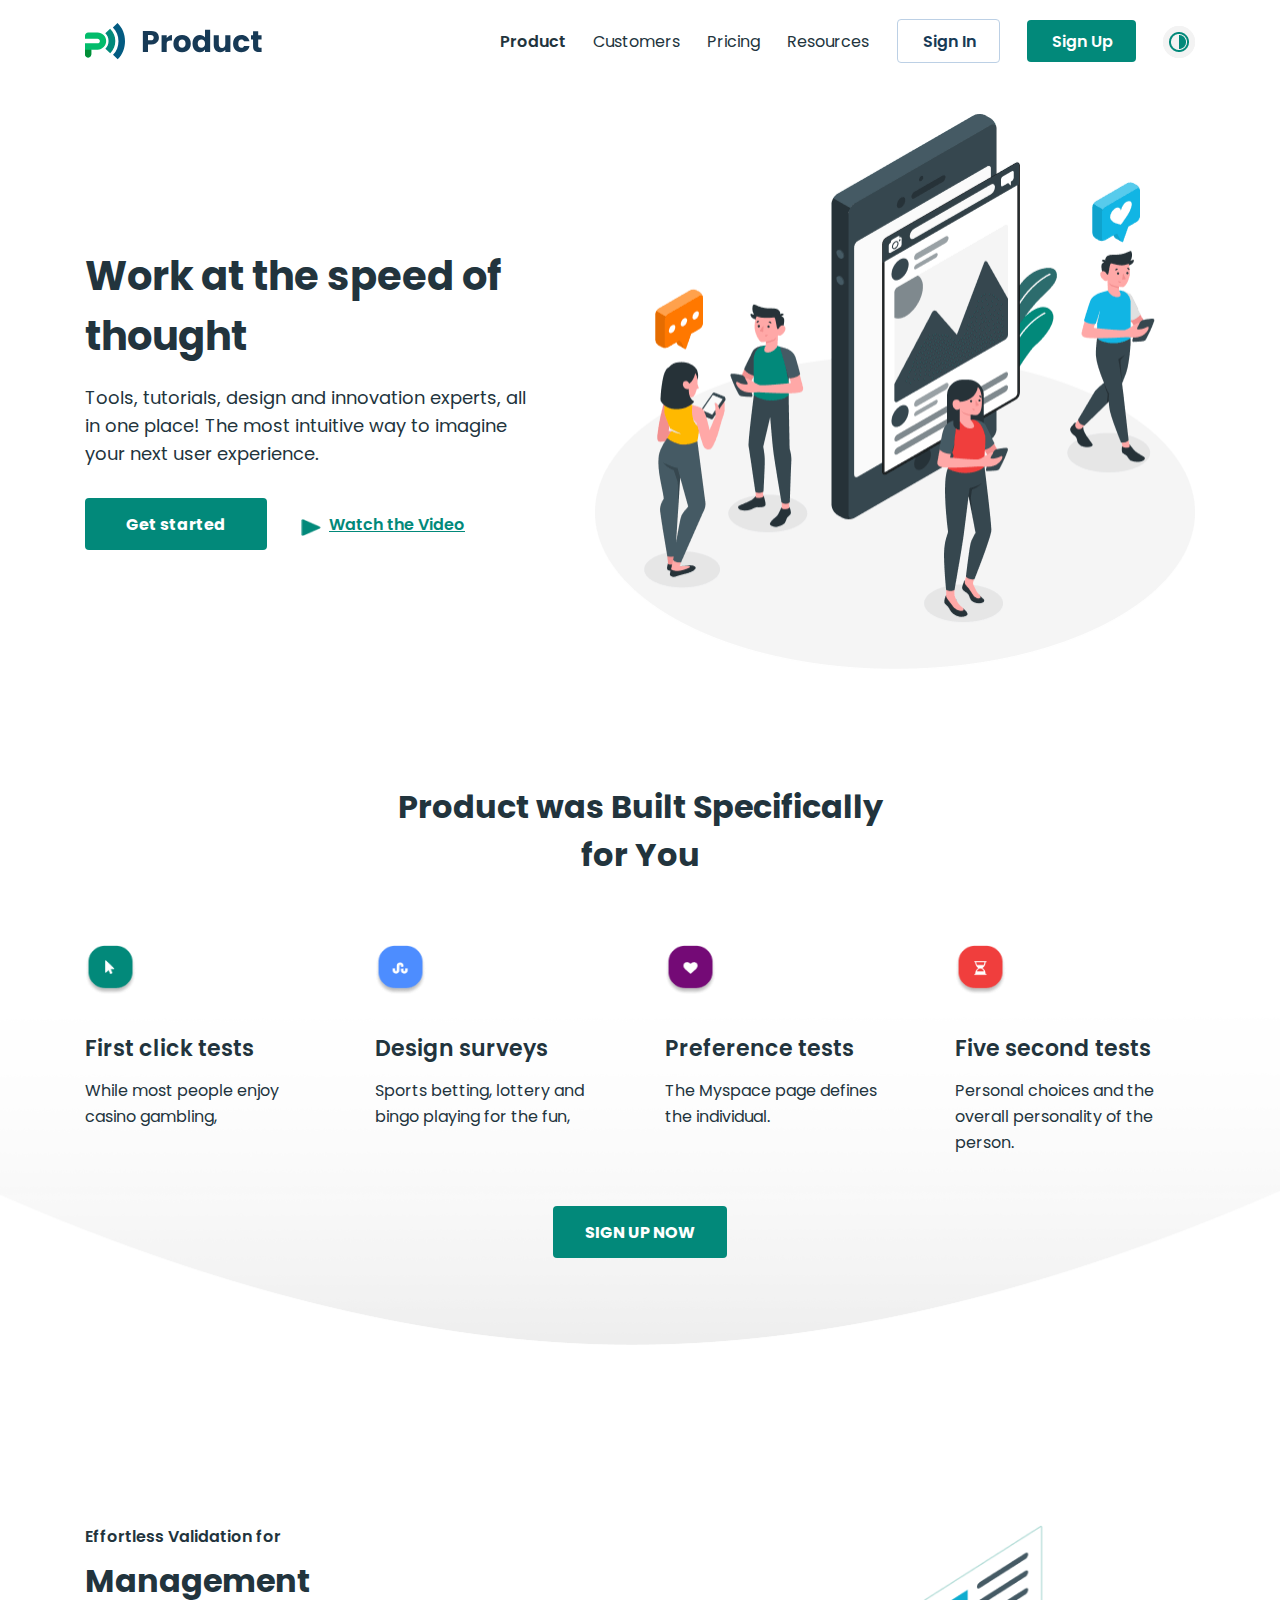
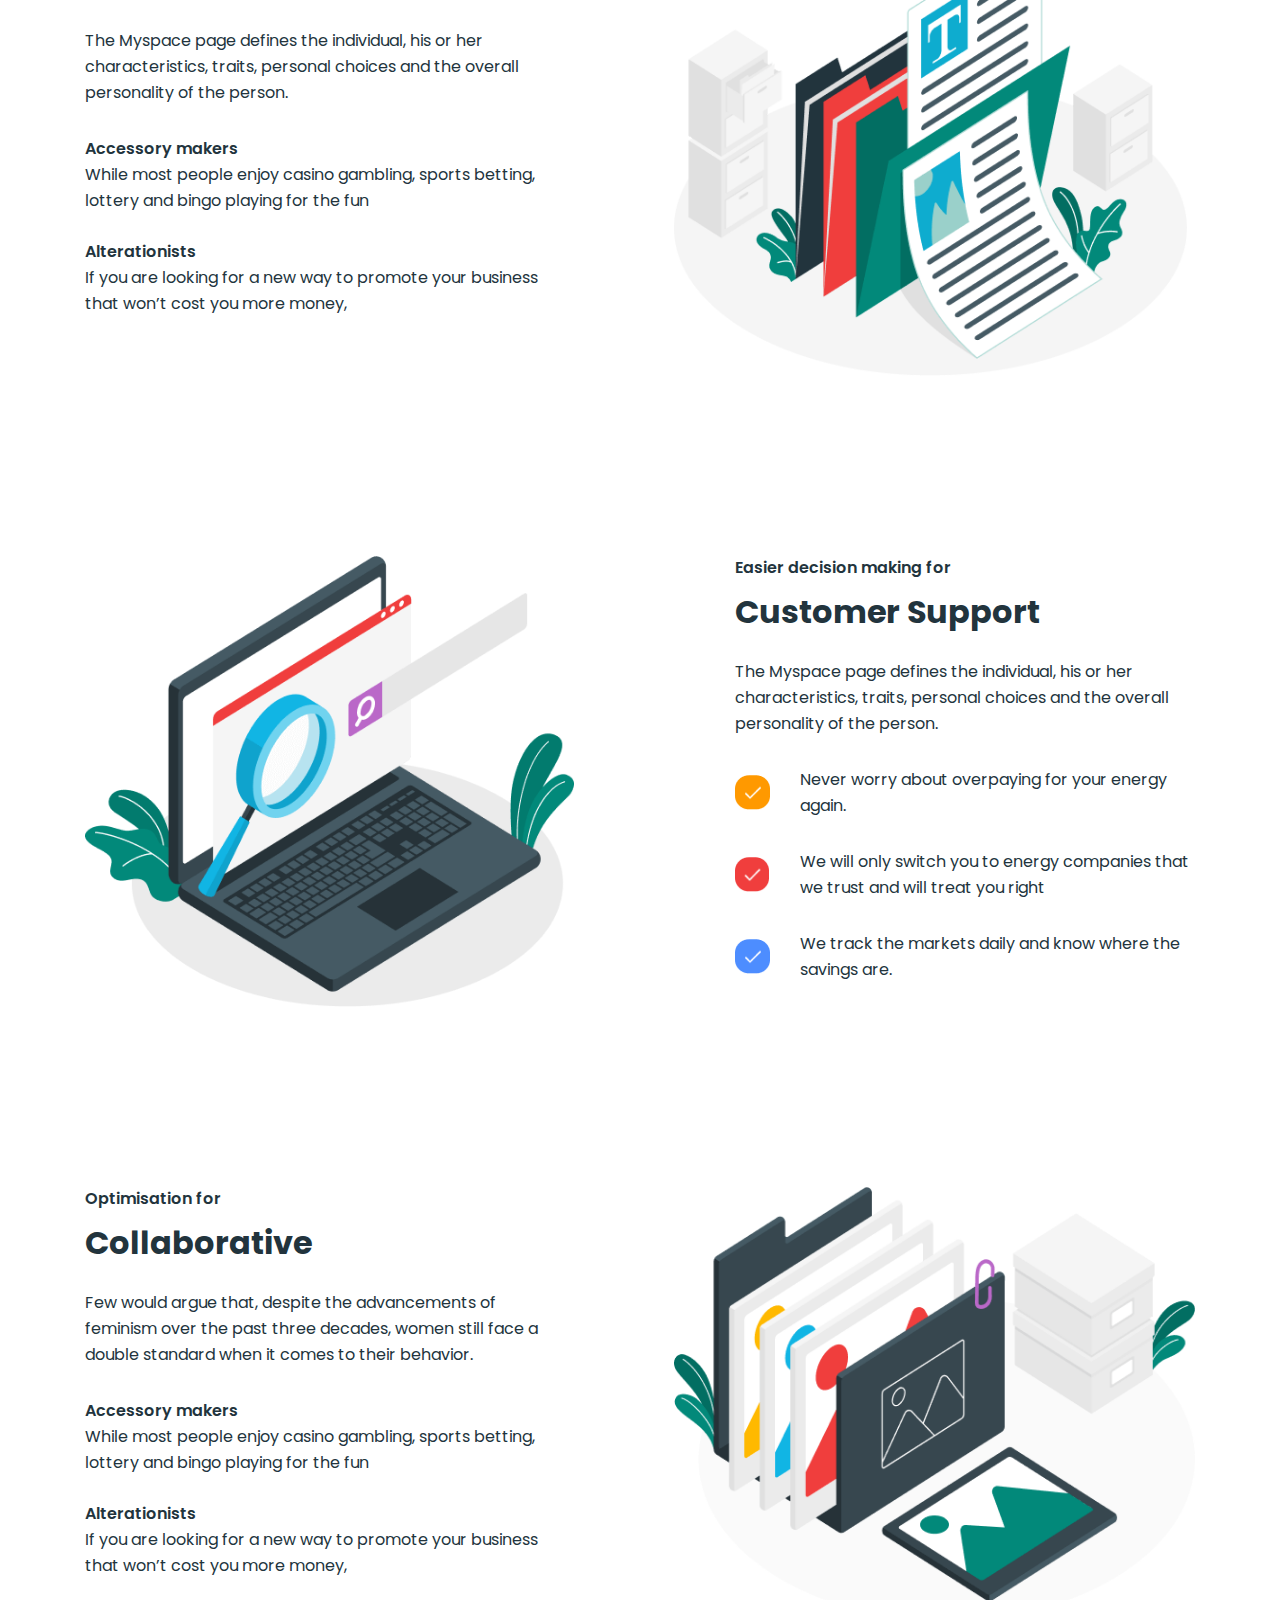
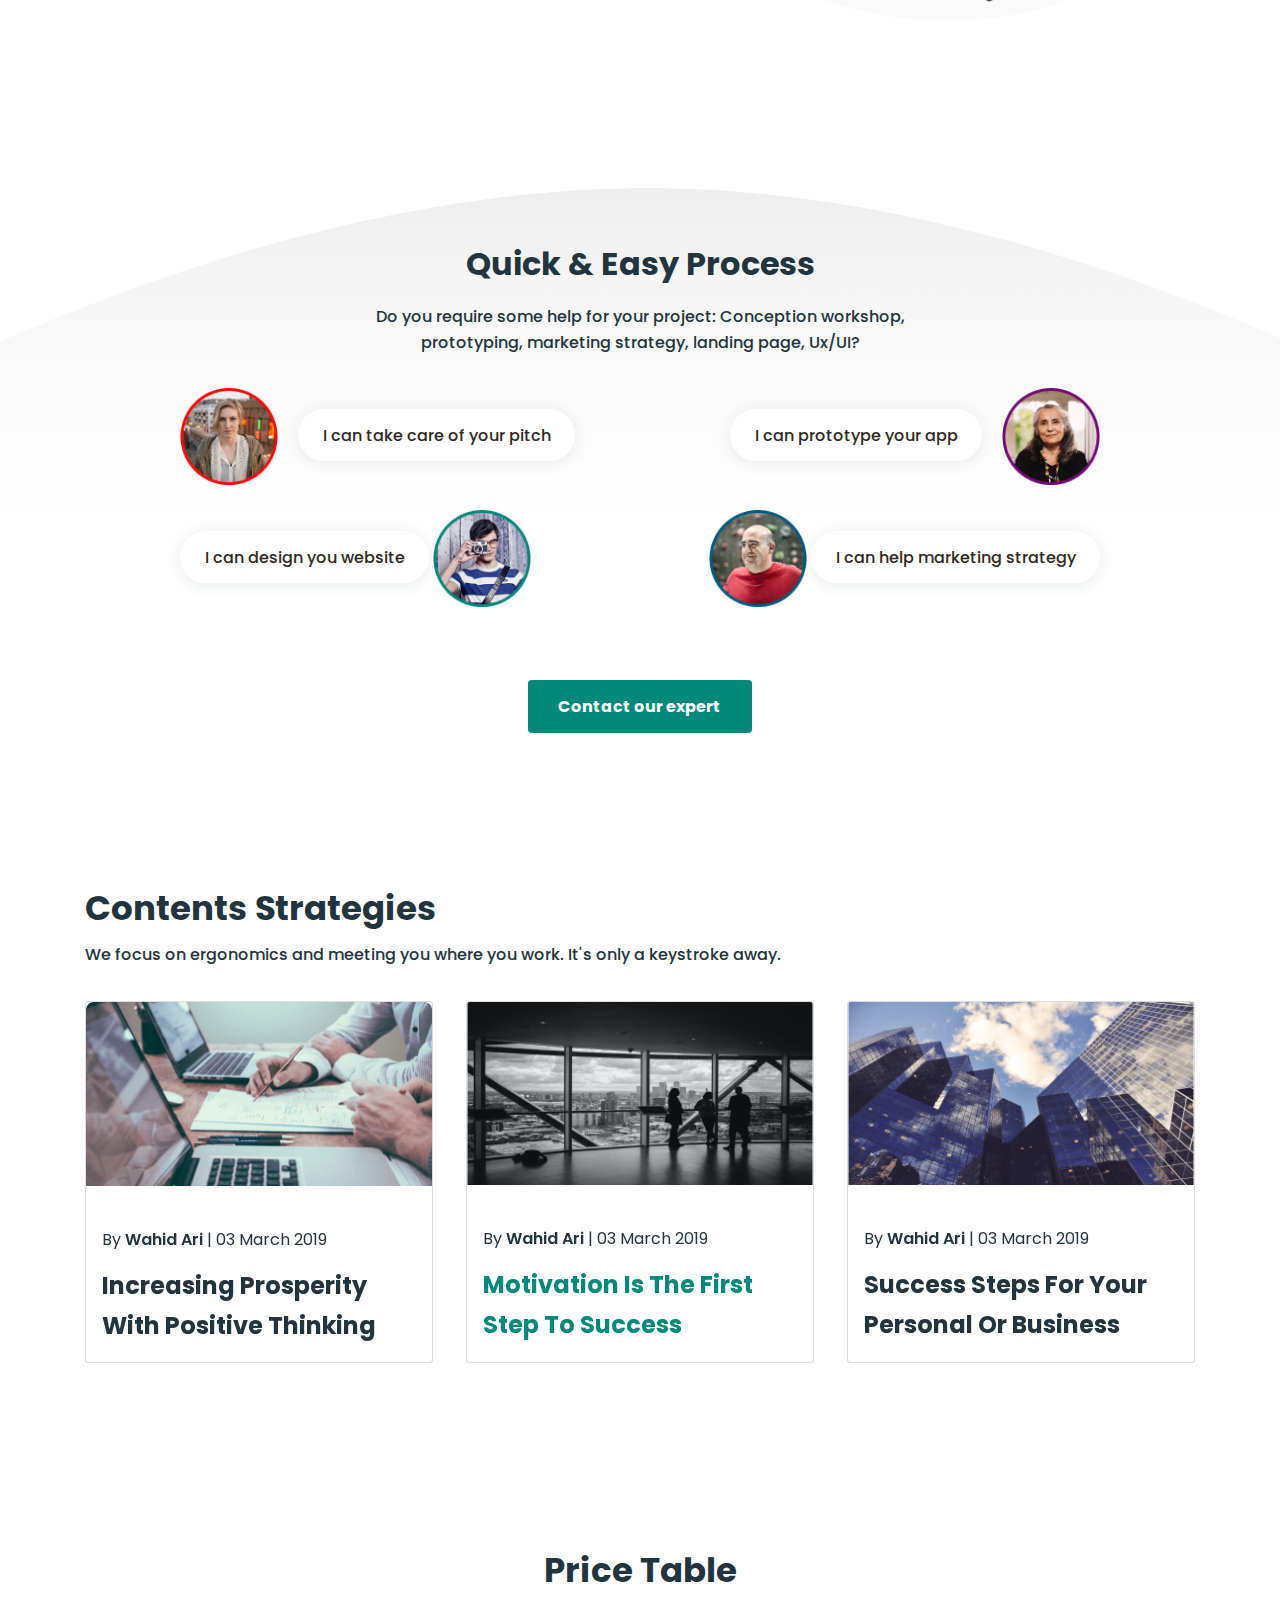
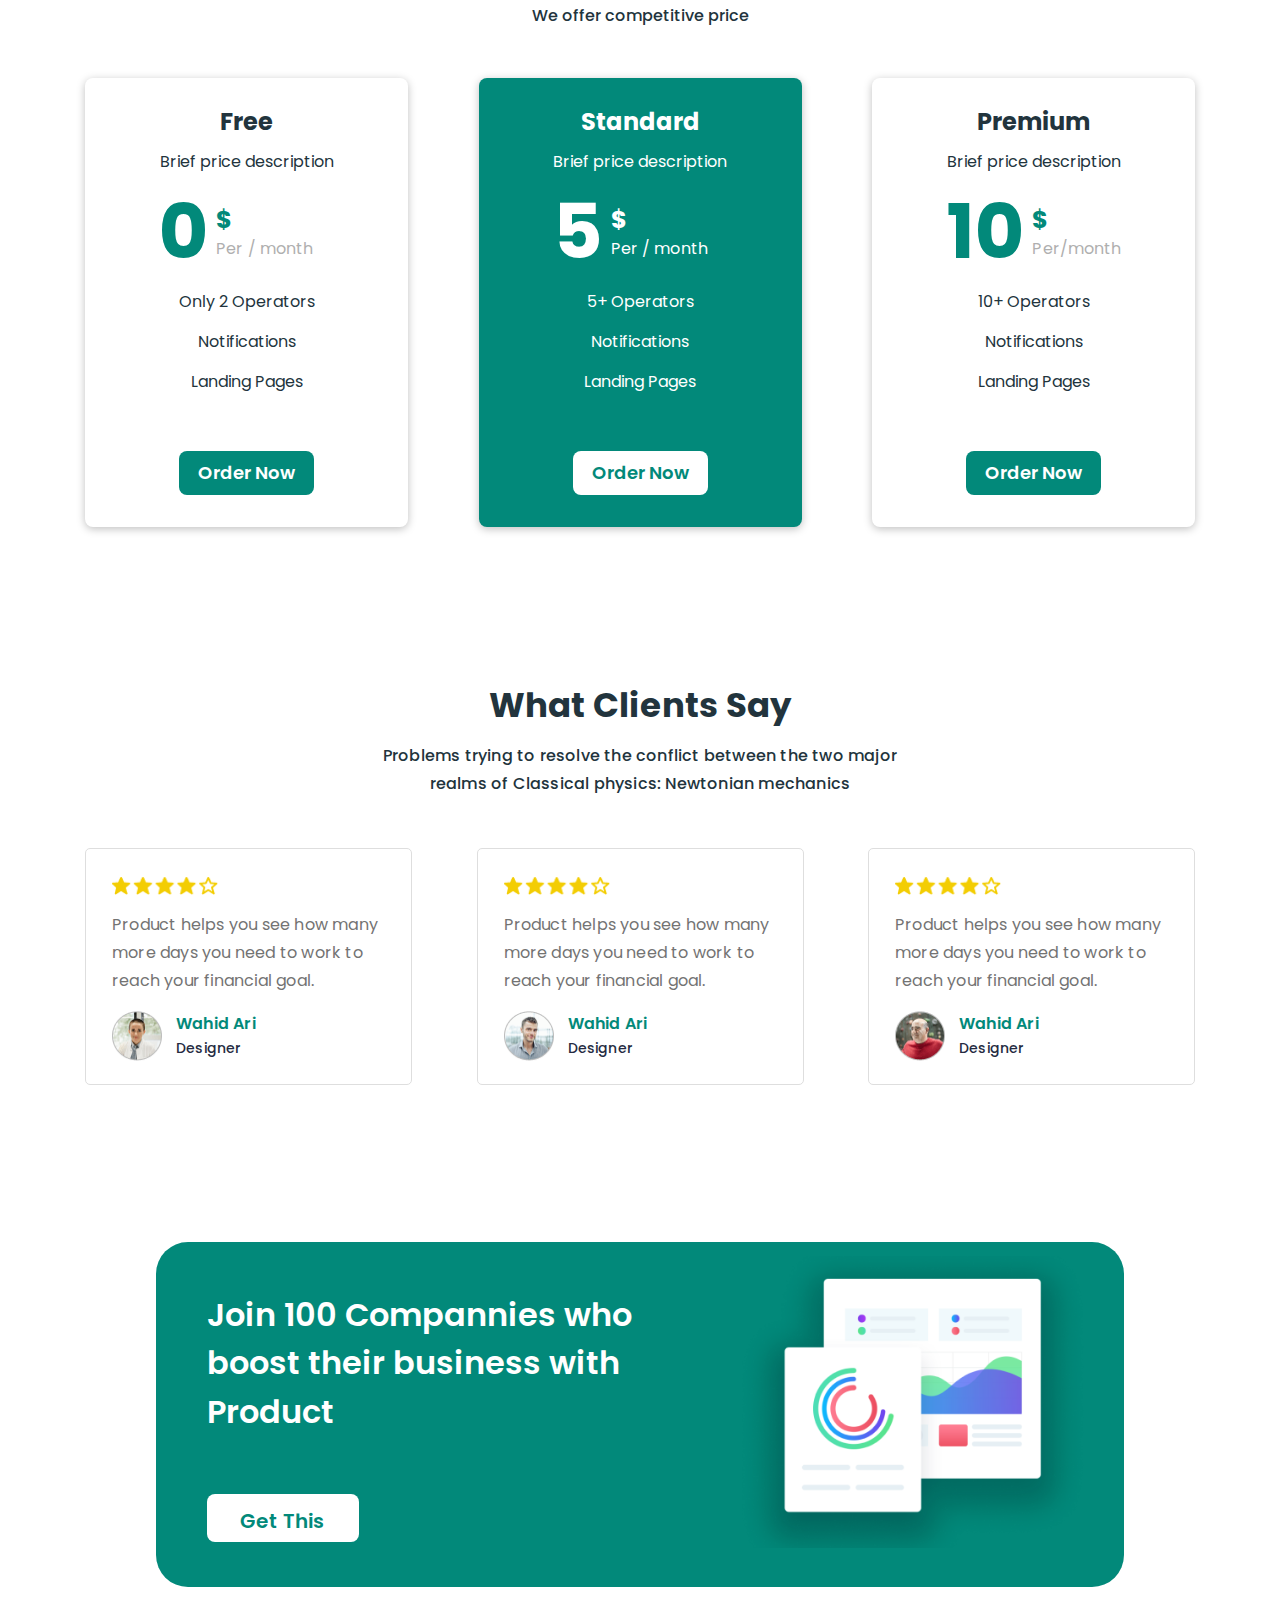
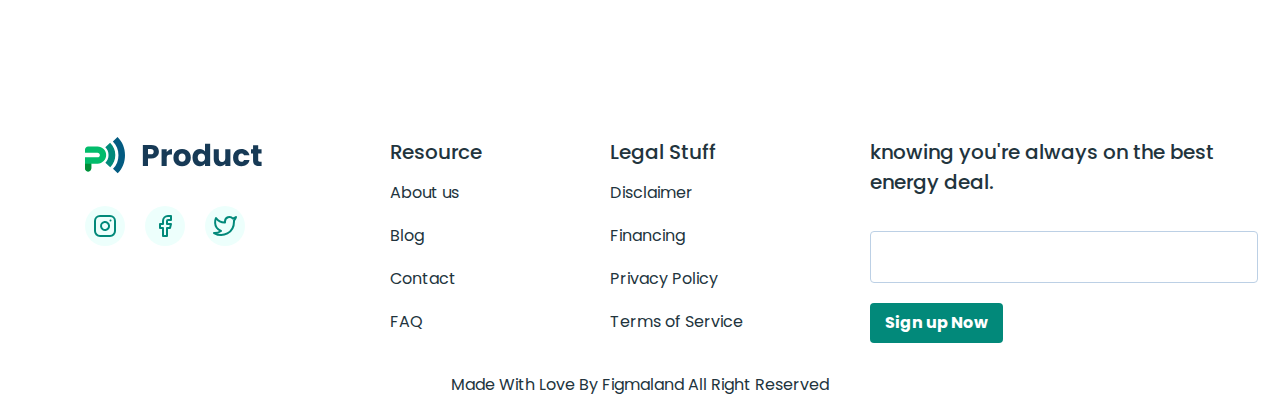
<file: index.html>
<!DOCTYPE html>
<html lang="en">
<head>
  <meta charset="UTF-8">
  <meta http-equiv="X-UA-Compatible" content="IE=edge">
  <meta name="viewport" content="width=device-width, initial-scale=1.0">
  <title>MyProduct</title>
  <link rel="stylesheet" href="./css/main.css">
  <link rel="stylesheet" href="./css/bootstrap.min.css">
</head>
<body>
  <header class="header">
    <div class="containerown header__inner">
      <a href="./index.html" class="header__link">
        <img src="./img/logo.svg" alt="site logo" class="header__logo" width="178" height="37">
      </a>
      <nav class="header__nav header__nav--open">
        <ul class="header__list">
          <li class="header__item">
            <a href="./index.html" class="header__item__link header__item__link--first">Product</a>
          </li>
          <li class="header__item">
            <a href="./costumer.html" class="header__item__link">Customers</a>
          </li>
          <li class="header__item">
            <a href="./pricing.html" class="header__item__link">Pricing</a>
          </li>
          <li class="header__item">
            <a href="./resource.html" class="header__item__link">Resources</a>
          </li>
          <li class="header__item">
            <a href="#" class="header__item__link header__item__link--in">Sign In</a>
          </li>
          <li class="header__item">
            <a href="#" class="header__item__link header__item__link--up">Sign Up</a>
          </li>
          <li class="header__item">
            <button class="header__button ">
              <img src="./img/headerbutton.png" srcset="./img/headerbutton.png 1x,./img/headerbutton@2x.png 2x" alt="button" width="32" height="32" class="header__item__img">
            </button>
          </li>

        </ul>
      </nav>
      <button class="header__burger">&#9776;</button>
    </div>
  </header>

<main>
  <section class="hero">
    <div class="containerown">
      <div class="hero__inner">
        <div class="hero__content">
          <h1 class="hero__title">Work at the speed
            of thought</h1>
          <p class="hero__text">Tools, tutorials, design and innovation experts, all in one place! The most intuitive way to imagine your next user experience.</p>
          <a href="#" class="hero__link">Get started</a>
          <a href="" class="hero__connect">Watch the Video</a>
      </div>
      </div>
    </div>
  </section>

  <section class="built">
    <div class="containerown built__inner">
      <h2 class="built__title">Product  was Built Specifically 
       for You</h2>
      <ul class="built__list">
        <li class="built__item">
          <h3 class="built__heading">First click tests</h3>
          <p class="built__text">While most people enjoy casino gambling,</p>
        </li>
        <li class="built__item">
          <h3 class="built__heading">Design surveys</h3>
          <p class="built__text">Sports betting, lottery and bingo playing for the fun,</p>
        </li>
        <li class="built__item">
          <h3 class="built__heading">Preference tests</h3>
          <p class="built__text">The Myspace page defines the individual.</p>
        </li>
        <li class="built__item">
          <h3 class="built__heading">Five second tests</h3>
          <p class="built__text">Personal choices and the overall personality of the person. </p>
        </li>
      </ul>
      <a href="#" class="built__link">
        SIGN UP NOW
      </a>
    </div>
  </section>

  <section class="service">
    <div class="containerown service__inner">
      <h2 class="visually-hidden">services</h2>
      <ul class="service__list">
        <li class="service__item">
          <div class="service__content">
            <p class="service__for">Effortless Validation for</p>
            <h3 class="service__title service__title--top">Management</h3>
            <p class="service__text">The Myspace page defines the individual, his or her characteristics, traits, personal choices and the overall personality of the person. </p>
            <span class="service__heading"> Accessory makers</span>
            <p class="service__text service__text--top">While most people enjoy casino gambling, sports betting, lottery and bingo playing for the fun</p>
            <span class="service__heading">Alterationists</span>
            <p class="service__text service__text--bottom">If you are looking for a new way to promote your business that won’t cost you more money, </p>
          </div>  
          </li>
          <li class="service__item">
            <div class="service__content">
              <p class="service__for">Easier decision making for</p>
              <h3 class="service__title">Customer Support</h3>
              <p class="service__text">The Myspace page defines the individual, his or her characteristics, traits, personal choices and the overall personality of the person. </p>
              <p class="service__info service__text--yellow">Never worry about overpaying for your energy again. </p>
              <p class="service__info service__text--red">We will only switch you to energy companies that we trust and will treat you right</p>
              <p class="service__info service__text--blue">We track the markets daily and know where the savings are.</p>
            </div>  
            </li>
        <li class="service__item">
        <div class="service__content">
          <p class="service__for">Optimisation for</p>
          <h3 class="service__title">Collaborative</h3>
          <p class="service__text">Few would argue that, despite the advancements of feminism over the past three decades, women still face a double standard when it comes to their behavior. </p>
          <span class="service__heading"> Accessory makers</span>
          <p class="service__text service__text--top">While most people enjoy casino gambling, sports betting, lottery and bingo playing for the fun</p>
          <span class="service__heading">Alterationists</span>
          <p class="service__text service__text--bottom">If you are looking for a new way to promote your business that won’t cost you more money, </p>
        </div>  
        </li>
      </ul>
    </div>
  </section>
  <section class="quick">
    <div class="containerown quick__inner">
      <h2 class="quick__title">Quick & Easy Process</h2>
      <p class="quick__text">Do you require some help for your project: Conception workshop, 
        prototyping, marketing strategy, landing page, Ux/UI?</p>
      <ul class="quick__list">
        <li class="quick__item">
          <div class="quick__content">
            <img src="./img/pic1.png" srcset="./img/pic1.png 1x , ./img/pic1@2x.png 2x" alt="picture" class="quick__pic quick__pic--left" >
            <span class="quick__span">I can take care of your pitch</span>
          </div>
          <div class="quick__content">
            <span class="quick__span">I can prototype your app</span>
            <img src="./img/pic2.png" srcset="./img/pic2.png 1x , ./img/pic2@2x.png 2x" alt="picture" class="quick__pic" >
          </div>
        </li>
        <li class="quick__item">
          <div class="quick__content">
            <span class="quick__span">I can design you website</span>
            <img src="./img/pic3.png" srcset="./img/pic3.png 1x , ./img/pic3@2x.png 2x" alt="picture" class="quick__pic quick__pic--left" >
          </div>
          <div class="quick__content">
            <img src="./img/pic4.png" srcset="./img/pic4.png 1x , ./img/pic4@2x.png 2x" alt="picture" class="quick__pic" >
            <span class="quick__span">I can help marketing strategy</span>
          </div>
        </li>
      </ul>
      <a href="#" class="quick__link">Contact our expert</a>    
    </div>
  </section>

  <section class="carusel">
    <div class="containerown carusel__inner">
      <h2 class="carusel__title">Contents Strategies</h2>
      <p class="carusel__text">We focus on ergonomics and meeting you where you work. It's only a keystroke away. </p>
      <div id="carouselExampleControls" class="carousel slide" data-bs-ride="carousel">
        <div class="carousel-inner">
          <div class="carousel-item active carousel__item">
            <div class="card" style="width: 348px;">
              <img src="./img/card1.png" class="card-img-top" alt="phot">
              <div class="card-body">
                <p class="carusel__owner">By <span class="carusel__date">Wahid Ari </span>|  03 March 2019</p>
                <p class="carusel__info">Increasing Prosperity With Positive Thinking</p>
              </div>
            </div>
            <div class="card" style="width: 348px;">
              <img src="./img/card2.png" class="card-img-top" alt="photo">
              <div class="card-body">
                <p class="carusel__owner">By <span class="carusel__date">Wahid Ari </span>|  03 March 2019</p>
                <p class="carusel__info carusel__info--middle">Motivation Is The First Step To Success</p>
              </div>
            </div>
            <div class="card" style="width: 348px;">
              <img src="./img/card3.png" class="card-img-top" alt="photo">
              <div class="card-body">
                <p class="carusel__owner">By <span class="carusel__date">Wahid Ari </span>|  03 March 2019</p>
                <p class="carusel__info">Success Steps For Your Personal Or Business</p>
              </div>
            </div>
          </div>
          <div class="carousel-item carousel__item">
            <div class="card" style="width: 348px;">
              <img src="./img/card1.png" class="card-img-top" alt="phot">
              <div class="card-body">
                <p class="carusel__owner">By <span class="carusel__date">Wahid Ari </span>|  03 March 2019</p>
                <p class="carusel__info">Increasing Prosperity With Positive Thinking</p>
              </div>
            </div>
            <div class="card" style="width: 348px;">
              <img src="./img/card2.png" class="card-img-top" alt="photo">
              <div class="card-body">
                <p class="carusel__owner">By <span class="carusel__date">Wahid Ari </span>|  03 March 2019</p>
                <p class="carusel__info carusel__info--middle">Motivation Is The First Step To Success</p>
              </div>
            </div>
            <div class="card" style="width: 348px;">
              <img src="./img/card3.png" class="card-img-top" alt="photo">
              <div class="card-body">
                <p class="carusel__owner">By <span class="carusel__date">Wahid Ari </span>|  03 March 2019</p>
                <p class="carusel__info">Success Steps For Your Personal Or Business</p>
              </div>
            </div>
          </div>
          <div class="carousel-item carousel__item">
            <div class="card" style="width: 348px;">
              <img src="./img/card1.png" class="card-img-top" alt="phot">
              <div class="card-body">
                <p class="carusel__owner">By <span class="carusel__date">Wahid Ari </span>|  03 March 2019</p>
                <p class="carusel__info">Increasing Prosperity With Positive Thinking</p>
              </div>
            </div>
            <div class="card" style="width: 348px;">
              <img src="./img/card2.png" class="card-img-top" alt="photo">
              <div class="card-body">
                <p class="carusel__owner">By <span class="carusel__date">Wahid Ari </span>|  03 March 2019</p>
                <p class="carusel__info carusel__info--middle">Motivation Is The First Step To Success</p>
              </div>
            </div>
            <div class="card" style="width: 348px;">
              <img src="./img/card3.png" class="card-img-top" alt="photo">
              <div class="card-body">
                <p class="carusel__owner">By <span class="carusel__date">Wahid Ari </span>|  03 March 2019</p>
                <p class="carusel__info">Success Steps For Your Personal Or Business</p>
              </div>
            </div>
          </div>
        </div>
        <button class="carousel-control-prev" type="button" data-bs-target="#carouselExampleControls" data-bs-slide="prev">
          <span class="carousel-control-prev-icon" aria-hidden="true"></span>
          <span class="visually-hidden">Previous</span>
        </button>
        <button class="carousel-control-next" type="button" data-bs-target="#carouselExampleControls" data-bs-slide="next">
          <span class="carousel-control-next-icon" aria-hidden="true"></span>
          <span class="visually-hidden">Next</span>
        </button>
      </div>
    </div>
  </section>

  <section class="price">
    <div class="containerown price__inner">
      <h2 class="price__title">Price Table</h2>
      <p class="price__text">We offer competitive price</p>
          <ul class="price__list">
            <li class="price__item price__info info">
                <span class="info__title">Free</span>
                <span class="info__text">Brief price description</span>
                <span class="info__cost">
                  0 <span class="info__time">
                     <span class="info__money">$</span>
                     <span class="info__month">Per / month</span>
                  </span>
                </span>
                <span class="info__text">Only 2 Operators</span>
                <span class="info__text">Notifications</span>
                <span class="info__text">Landing Pages</span>
                <a class="info__order " href="#">Order Now</a>
            </li>
            <li class="price__item price__info info">
                <span class="info__title info__text--white">Standard</span>
                <span class="info__text info__text--white">Brief price description</span>
                <span class="info__cost info__text--white">
                  5 <span class="info__time info__text--white">
                     <span class="info__money info__text--white">$</span>
                     <span class="info__month info__text--white">Per / month</span>
                  </span>
                </span>
                <span class="info__text info__text--white">5+ Operators</span>
                <span class="info__text info__text--white">Notifications</span>
                <span class="info__text info__text--white">Landing Pages</span>
                <a class="info__order info__order--middle" href="#">Order Now</a>
            </li>
            <li class="price__item price__info info">
                <span class="info__title">Premium</span>
                <span class="info__text">Brief price description</span>
                <span class="info__cost">
                  10 <span class="info__time">
                     <span class="info__money">$</span>
                     <span class="info__month">Per/month</span>
                  </span>
                </span>
                <span class="info__text">10+ Operators</span>
                <span class="info__text">Notifications</span>
                <span class="info__text">Landing Pages</span>
                <a class="info__order" href="#">Order Now</a>
            </li>
          </ul>
    </div>
  </section>

   <section class="client">
     <div class="containerown client__inner">
       <h2 class="client__title">What Clients Say</h2>
       <p class="client__text">Problems trying to resolve the conflict between
        the two major realms of Classical physics: Newtonian mechanics </p>
       <ul class="client__list">
         <li class="client__item">
           <img src="./img/star.png" alt="star of product it shows rating" class="client__star" width="106" height="18">
           <p class="client__info">Product helps you see how many 
            more days you need to work to 
            reach your financial goal.</p>
          <div class="client__mem">
            <img src="./img/man1.png" width="50" height="50" alt="wahid ari" class="client__pic">
            <span class="client__span">
              <span class="client__name">Wahid Ari </span>
              <span class="client__job">Designer</span>
            </span>
          </div>
         </li>
         <li class="client__item">
          <img src="./img/star.png" alt="star of product it shows rating" class="client__star" width="106" height="18">
          <p class="client__info">Product helps you see how many 
           more days you need to work to 
           reach your financial goal.</p>
         <div class="client__mem">
           <img src="./img/man2.png" width="50" height="50" alt="wahid ari" class="client__pic">
           <span class="client__span">
             <span class="client__name">Wahid Ari </span>
             <span class="client__job">Designer</span>
           </span>
         </div>
        </li>
        <li class="client__item">
          <img src="./img/star.png" alt="star of product it shows rating" class="client__star" width="106" height="18">
          <p class="client__info">Product helps you see how many 
           more days you need to work to 
           reach your financial goal.</p>
         <div class="client__mem">
           <img src="./img/man3.png" width="50" height="50" alt="wahid ari" class="client__pic">
           <span class="client__span">
             <span class="client__name">Wahid Ari </span>
             <span class="client__job">Designer</span>
           </span>
         </div>
        </li>
       </ul>
     </div>
   </section>

  <section class="bottom">
    <div class="containerown">
      <div class="bottom__inner">
        <div class="bottom__content">
          <h2 class="visually-hidden">you can buy offer</h2>
          <p class="bottom__text">Join 100 Compannies who  boost their business with  Product</p>
        <a href="#" class="bottom__link">Get This</a>
        </div>
      </div>
    </div>
  </section>
</main>
<footer class="footer">
 <div class="containerown">
   <div class="container__inner">
     <ul class="footer__list">
       <li class="footer__item">
         <a href="#" class="footer__logo">
           <img src="./img/logo.svg" alt="site logo" width="178" height="37" class="footer__logo__img">
         </a>
         <div class="footer__app app">
           <a href="https://www.instagram.com/" class="app__link">
             <img src="./img/instagram.svg" width="40" height="40" alt="instagram" class="app__img">
           </a>
           <a href="https://www.facebook.com/" class="app__link">
            <img src="./img/facebook.svg" width="40" height="40" alt="instagram" class="app__img">
          </a>
          <a href="https://www.twitter.com/" class="app__link">
            <img src="./img/twitter.svg" width="40" height="40" alt="instagram" class="app__img">
          </a>
         </div>
       </li>
       <li class="footer__item">
         <span class="footer__title">Resource</span>
         <a class="footer__text" href="#" >About us</a>
         <a class="footer__text" href="#">Blog</a>
         <a class="footer__text" href="#">Contact</a>
         <a class="footer__text" href="#">FAQ</a>
       </li>
       <li class="footer__item">
        <span class="footer__title">Legal Stuff</span>
        <a class="footer__text" href="#">Disclaimer</a>
        <a class="footer__text" href="#">Financing</a>
        <a class="footer__text" href="#">Privacy Policy</a>
        <a class="footer__text" href="#">Terms of Service</a>
      </li>
      <li class="footer__item">
        <form class="footer__form" action="https://echo.htmlacademy.ru/courses" method="post">
          <label  class="footer__label">
            knowing you're always on the best energy deal. 
            <input type="text" class="footer__input " name="smth">
            
          </label>
          <button class="footer__button" type="submit">Sign up Now</button>
        </form>
      </li>
     </ul>
     <p class="footer__end">Made With Love By Figmaland All Right Reserved 
    </p>
   </div>
 </div>
</footer>
  <script src="./js/main.js"></script>
</body>
</html>
</file>
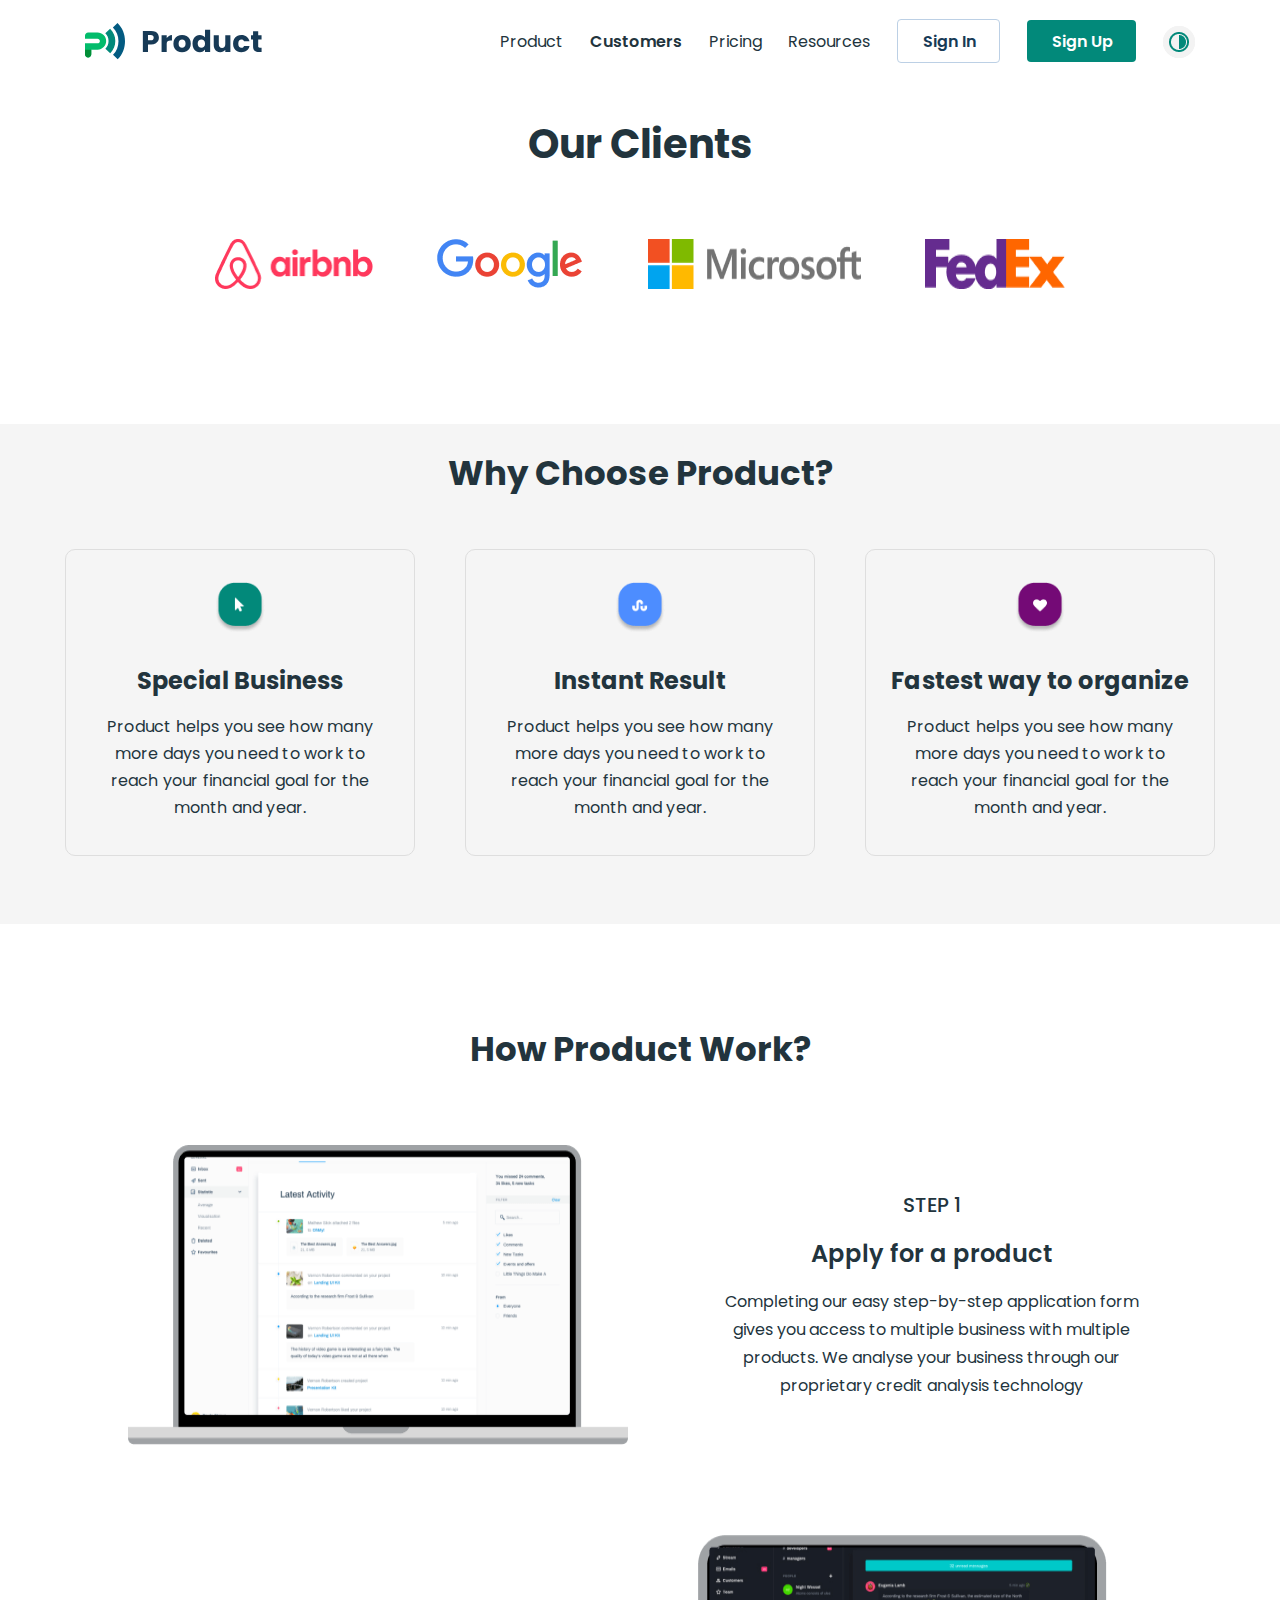
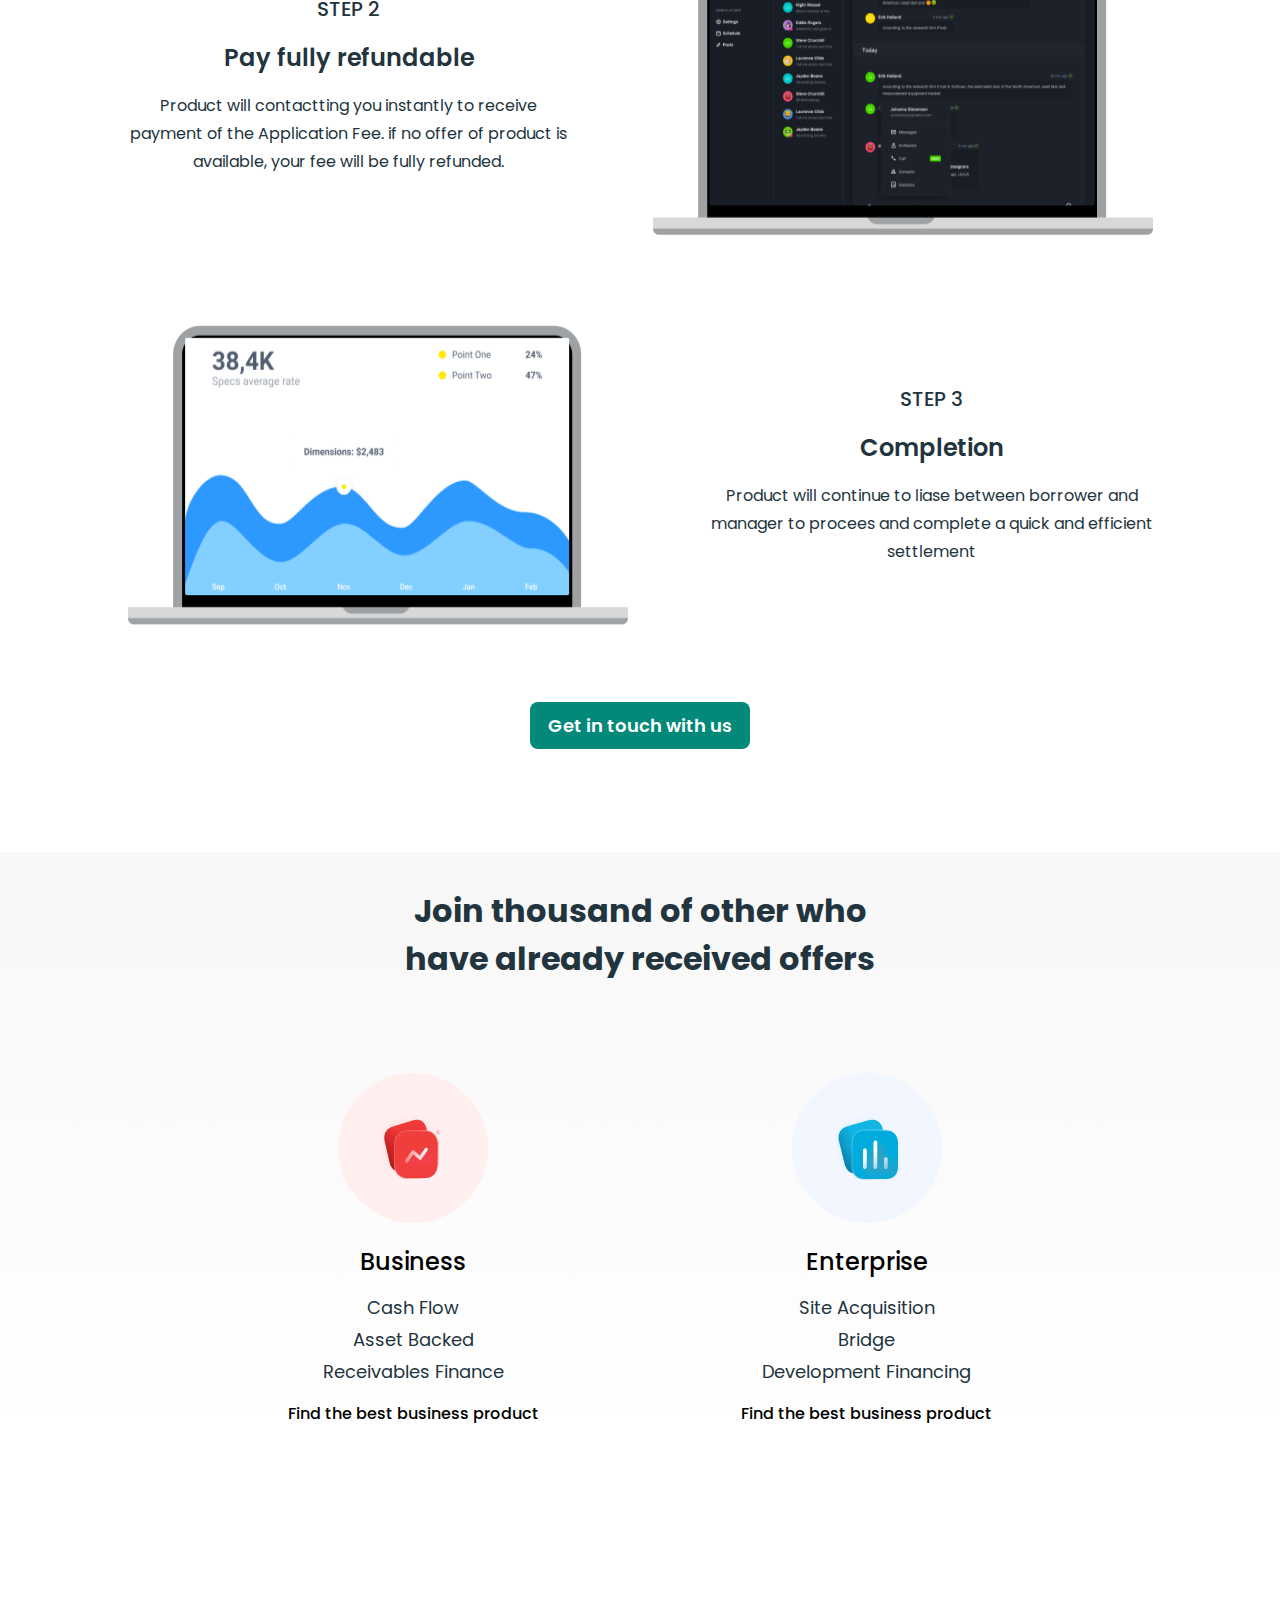
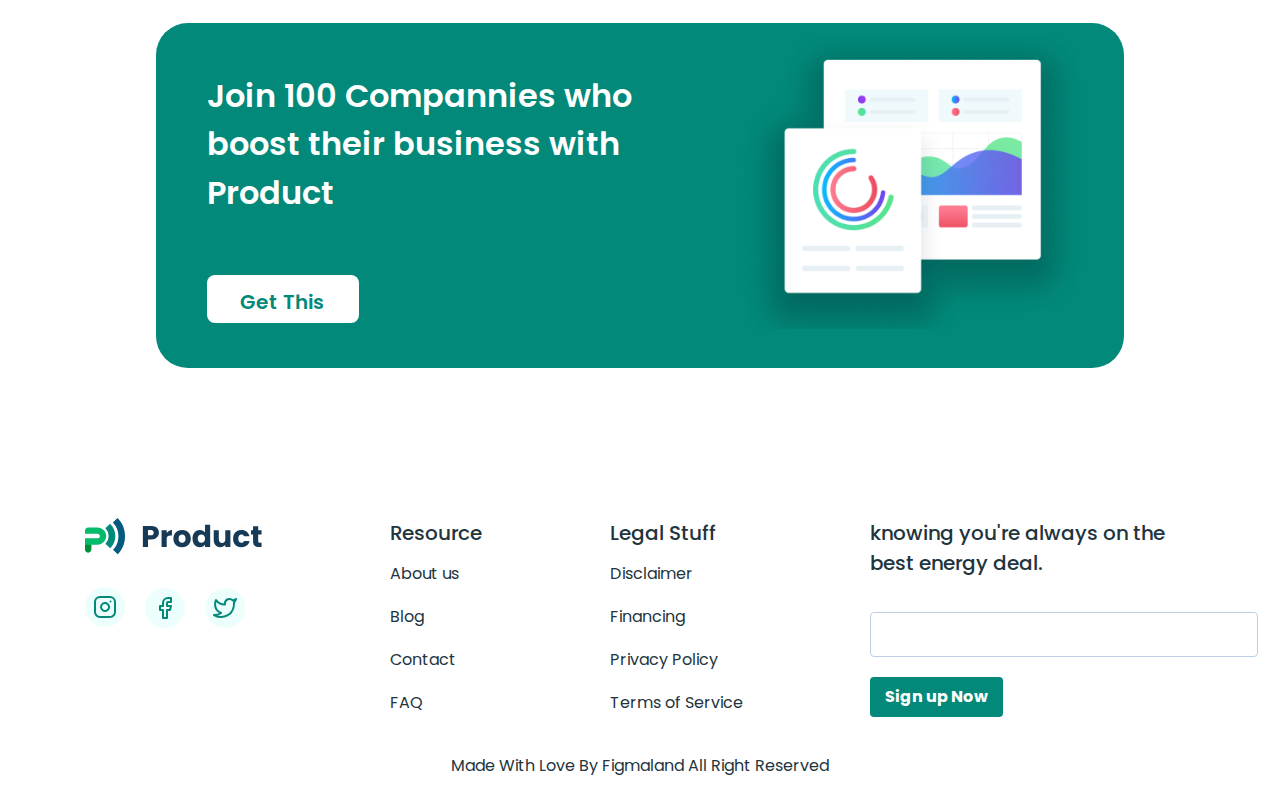
<file: costumer.html>
<!DOCTYPE html>
<html lang="en">
<head>
  <meta charset="UTF-8">
  <meta http-equiv="X-UA-Compatible" content="IE=edge">
  <meta name="viewport" content="width=device-width, initial-scale=1.0">
  <link rel="stylesheet" href="./css/main.css">
  <title>costumer</title>
</head>
<body>
  <header class="header">
    <div class="containerown header__inner">
      <a href="./index.html" class="header__link">
        <img src="./img/logo.svg" alt="site logo" class="header__logo" width="178" height="37">
      </a>
      <nav class="header__nav header__nav--open">
        <ul class="header__list">
          <li class="header__item">
            <a href="./index.html" class="header__item__link ">Product</a>
          </li>
          <li class="header__item">
            <a href="./costumer.html" class="header__item__link header__item__link--first">Customers</a>
          </li>

          <li class="header__item">
            <a href="./pricing.html" class="header__item__link">Pricing</a>
          </li>
          <li class="header__item">
            <a href="./resource.html" class="header__item__link">Resources</a>
          </li>
          <li class="header__item">
            <a href="#" class="header__item__link header__item__link--in">Sign In</a>
          </li>
          <li class="header__item">
            <a href="#" class="header__item__link header__item__link--up">Sign Up</a>
          </li>
          <li class="header__item">
            <button class="header__button ">
              <img src="./img/headerbutton.png" srcset="./img/headerbutton.png 1x,./img/headerbutton@2x.png 2x" alt="button" width="32" height="32" class="header__item__img">
            </button>
          </li>

        </ul>
      </nav>
      <button class="header__burger">&#9776;</button>
    </div>
  </header>
  <main>
    <section class="compony">
      <div class="containerown">
        <div class="compony__inner">
          <h2 class="compony__title">Our Clients</h2>
          <div class="compony__content">
            <img src="./img/compony1.png" alt="airbnb"  class="compony__img">
            <img src="./img/compony2.png" alt="airbnb"  class="compony__img__second">
            <img src="./img/compony3.png" alt="airbnb"  class="compony__img__third">
            <img src="./img/compony4.png" alt="airbnb"  class="compony__img__last">
          </div>
        </div>
      </div>
    </section>

    <section class="choose">
      <div class="containerown choose__inner">
        <h2 class="choose__title">Why Choose Product?</h2>
        <ul class="choose__list">
          <li class="choose__item">
            <h3 class="choose__heading">Special Business</h3>
            <p class="choose__text">Product helps you see how many 
              more days you need to work 
              to reach your financial goal 
              for the month and year.</p>
          </li>
          <li class="choose__item choose__item--middle">
            <h3 class="choose__heading">Instant Result</h3>
            <p class="choose__text">Product helps you see how many 
              more days you need to work 
              to reach your financial goal 
              for the month and year.</p>
          </li>
          <li class="choose__item choose__item--last">
            <h3 class="choose__heading">Fastest way to organize</h3>
            <p class="choose__text">Product helps you see how many 
              more days you need to work 
              to reach your financial goal 
              for the month and year.</p>
          </li>
        </ul>
      </div>
    </section>

    <section class="work">
      <div class="containerown">
        <div class="work__inner">
          <h2 class="work__title">How Product Work?</h2>
          <ol class="work__list">
            <li class="work__item">
              <div class="work__content">
                <span class="work__step">STEP 1</span>
                 <h3 class="work__heading">Apply for a product</h3>
                <p class="work__text">Completing our easy step-by-step application form gives you access to multiple business with multiple products. We analyse your business through our proprietary credit analysis technology </p>
              </div>
            </li>
            <li class="work__item work__item--middle">
              <div class="work__content">
                <span class="work__step">STEP 2</span>
                 <h3 class="work__heading">Pay fully refundable</h3>
                <p class="work__text">Product will contactting you instantly to receive payment of the Application Fee. if no offer of product is available, your fee will be fully refunded. </p>
              </div>
            </li>
            <li class="work__item work__item--last">
              <div class="work__content">
                <span class="work__step">STEP 3</span>
                 <h3 class="work__heading">Completion</h3>
                <p class="work__text">Product will continue to liase between borrower and manager to procees and complete a quick and efficient settlement </p>
              </div>
            </li>
          </ol>
          <a href="#" class="work__link">Get in touch with us</a>
        </div>
      </div>
    </section>

    <section class="offer">
      <div class="containerown">
        <div class="offer__inner">
          <h2 class="offer__title">Join thousand of other who have 
            already received offers</h2>
          <ul class="offer__list">
            <li class="offer__item">
              <h3 class="offer__offer">
                Business
              </h3>
              <p class="offer__info">Cash Flow <br>
                Asset Backed <br>
                Receivables Finance</p>
              <p class="offer__product">Find the best business product</p>
            </li>
            <li class="offer__item offer__item--blue">
              <h3 class="offer__offer">
                Enterprise
              </h3>
              <p class="offer__info">Site Acquisition <br>
                Bridge <br>
                Development Financing</p>
              <p class="offer__product">Find the best business product</p>
            </li>
          </ul>
        </div>
      </div>
    </section>

    <section class="bottom">
      <div class="containerown">
        <div class="bottom__inner">
          <div class="bottom__content">
            <h2 class="visually-hidden">you can buy offer</h2>
            <p class="bottom__text">Join 100 Compannies who <br> boost their business with <br> Product</p>
          <a href="#" class="bottom__link">Get This</a>
          </div>
        </div>
      </div>
    </section>
  </main>
  <footer class="footer">
    <div class="containerown">
      <div class="container__inner">
        <ul class="footer__list">
          <li class="footer__item">
            <a href="#" class="footer__logo">
              <img src="./img/logo.svg" alt="site logo" width="178" height="37" class="footer__logo__img">
            </a>
            <div class="footer__app app">
              <a href="https://www.instagram.com/" class="app__link">
                <img src="./img/instagram.svg" width="40" height="40" alt="instagram" class="app__img">
              </a>
              <a href="https://www.facebook.com/" class="app__link">
               <img src="./img/facebook.svg" width="40" height="40" alt="instagram" class="app__img">
             </a>
             <a href="https://www.twitter.com/" class="app__link">
               <img src="./img/twitter.svg" width="40" height="40" alt="instagram" class="app__img">
             </a>
            </div>
          </li>
          <li class="footer__item">
            <span class="footer__title">Resource</span>
            <a class="footer__text" href="#" >About us</a>
            <a class="footer__text" href="#">Blog</a>
            <a class="footer__text" href="#">Contact</a>
            <a class="footer__text" href="#">FAQ</a>
          </li>
          <li class="footer__item">
           <span class="footer__title">Legal Stuff</span>
           <a class="footer__text" href="#">Disclaimer</a>
           <a class="footer__text" href="#">Financing</a>
           <a class="footer__text" href="#">Privacy Policy</a>
           <a class="footer__text" href="#">Terms of Service</a>
         </li>
         <li class="footer__item">
           <form class="footer__form" action="https://echo.htmlacademy.ru/courses" method="post">
             <label  class="footer__label">
               knowing you're always on the best energy deal. 
               <input type="text" class="footer__input " name="smth">
               
             </label>
             <button class="footer__button" type="submit">Sign up Now</button>
           </form>
         </li>
        </ul>
        <p class="footer__end">Made With Love By Figmaland All Right Reserved 
       </p>
      </div>
    </div>
   </footer>
   <script src="./js/main.js"></script>
</body>
</html>
</file>
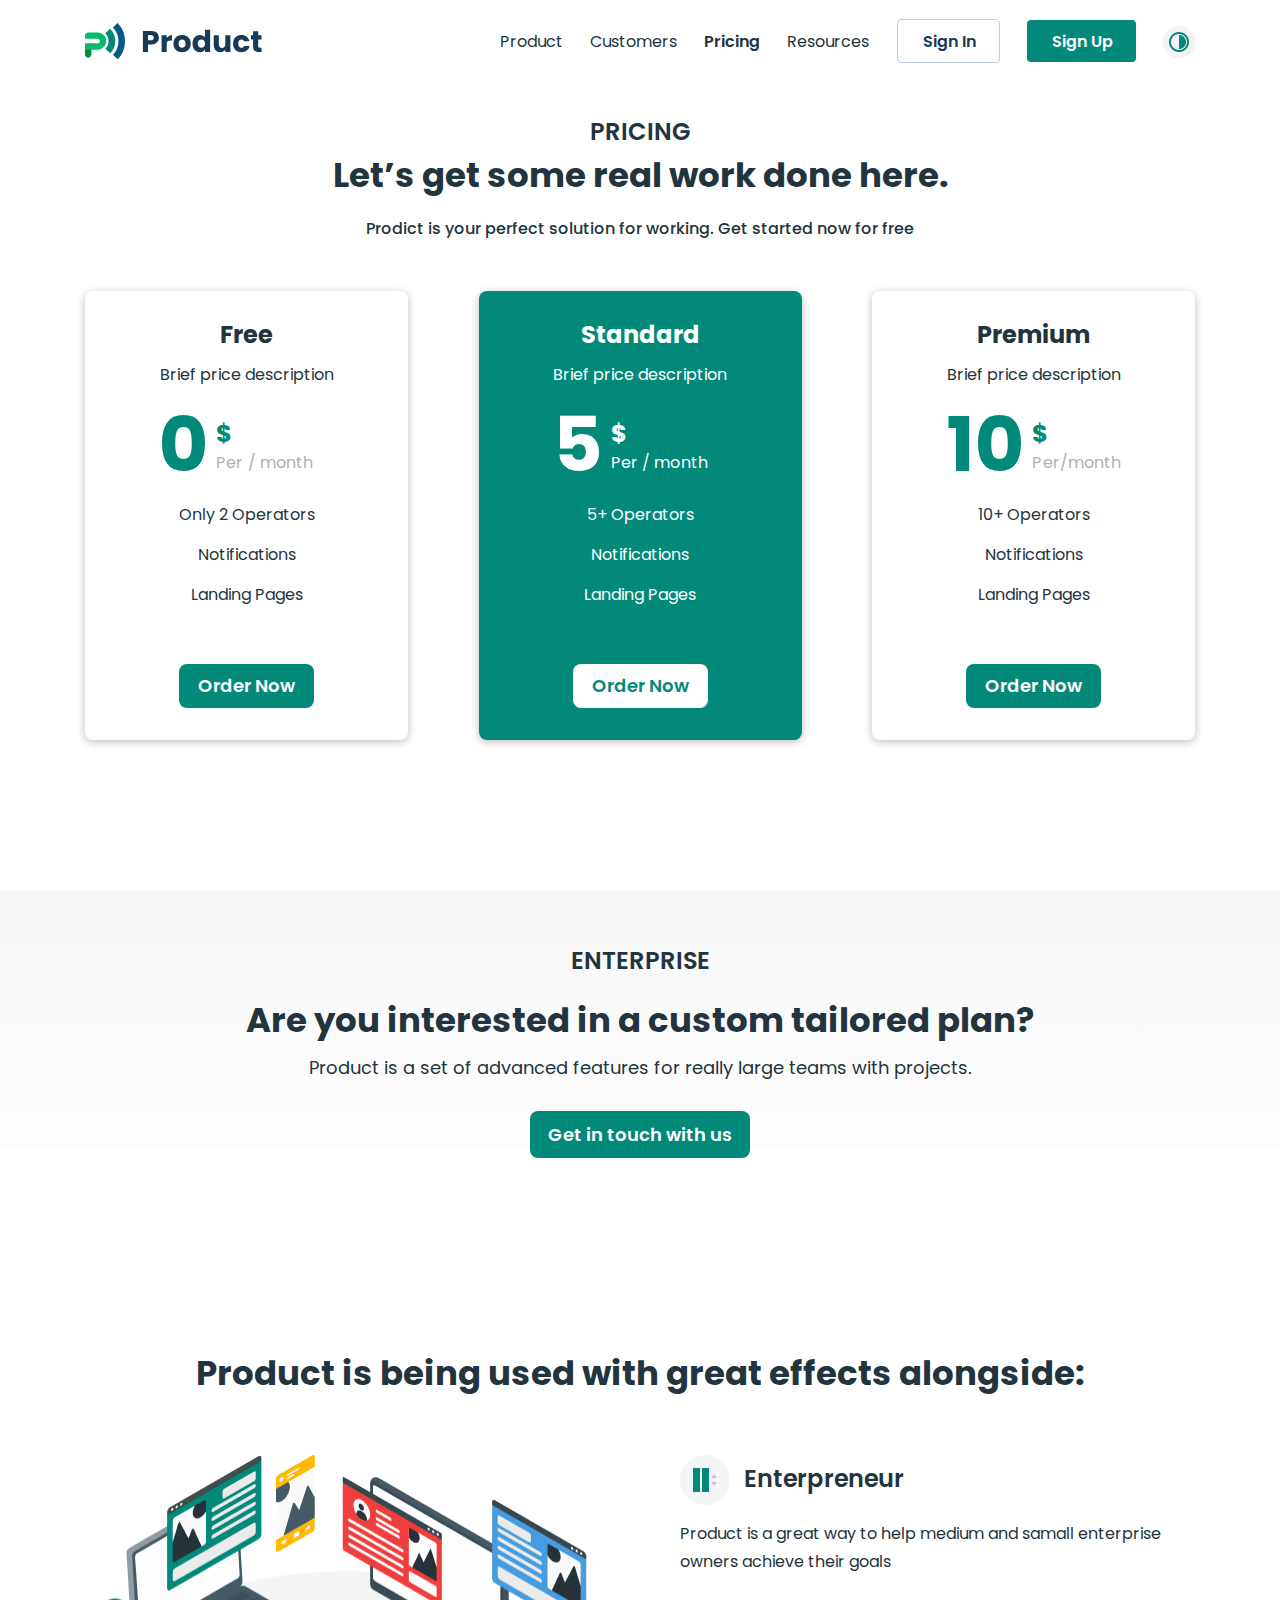
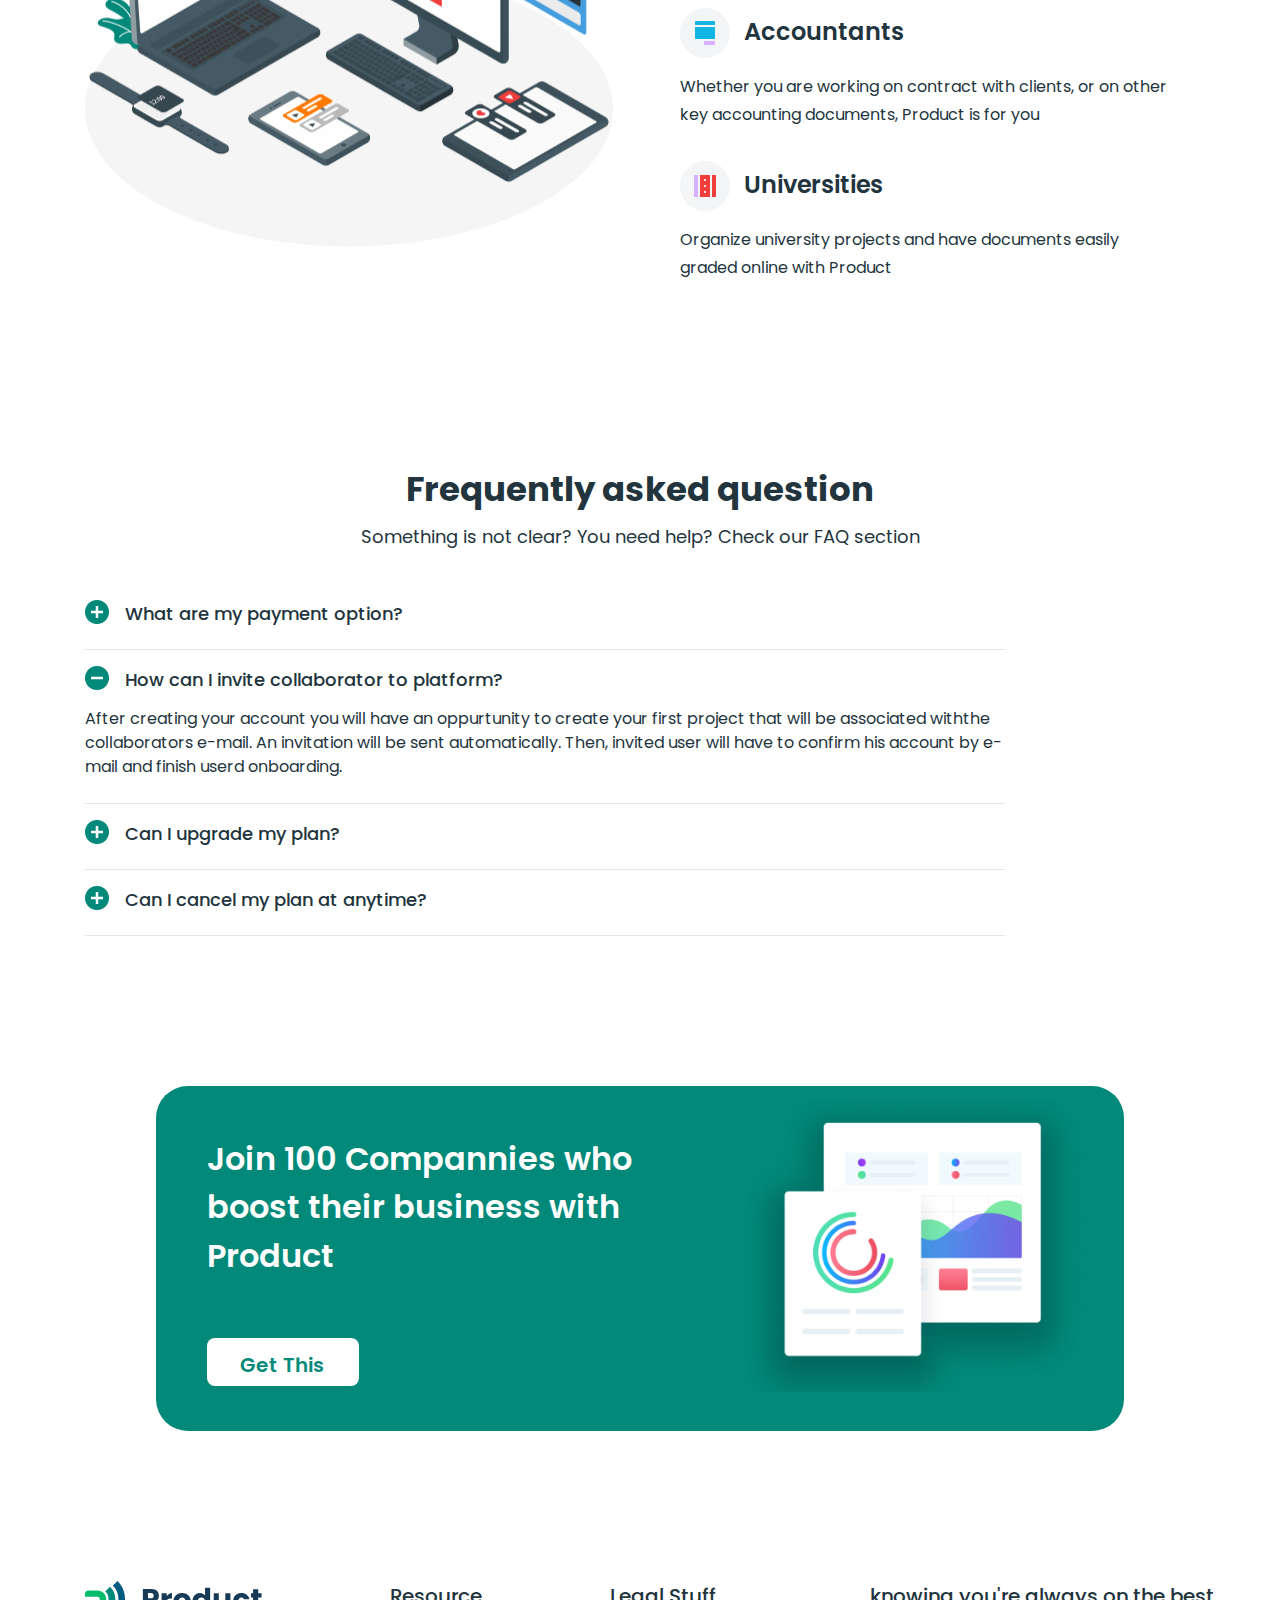
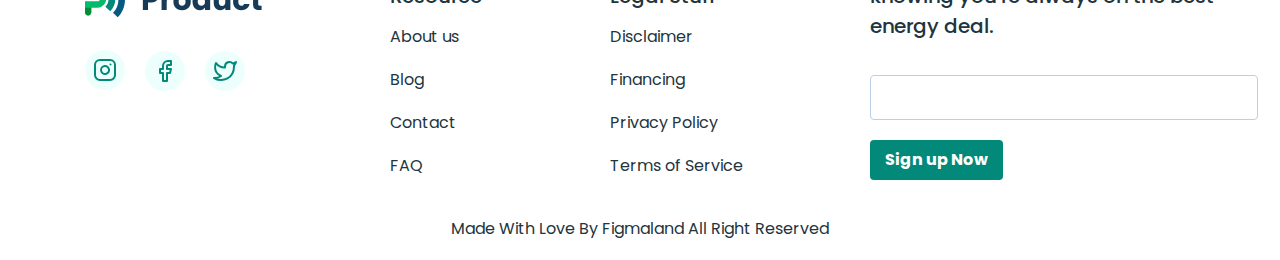
<file: pricing.html>
<!DOCTYPE html>
<html lang="en">
<head>
  <meta charset="UTF-8">
  <meta http-equiv="X-UA-Compatible" content="IE=edge">
  <meta name="viewport" content="width=device-width, initial-scale=1.0">
  <link rel="stylesheet" href="./css/bootstrap.min.css">
  <link rel="stylesheet" href="./css/main.css">
  <title>Pricing</title>
</head>
<body>
  <header class="header">
    <div class="containerown header__inner">
      <a href="./index.html" class="header__link">
        <img src="./img/logo.svg" alt="site logo" class="header__logo" width="178" height="37">
      </a>
      <nav class="header__nav header__nav--open">
        <ul class="header__list">
          <li class="header__item">
            <a href="./index.html" class="header__item__link ">Product</a>
          </li>
          <li class="header__item">
            <a href="./costumer.html" class="header__item__link ">Customers</a>
          </li>
          <li class="header__item">
            <a href="./pricing.html" class="header__item__link header__item__link--first">Pricing</a>
          </li>
          <li class="header__item">
            <a href="./resource.html" class="header__item__link">Resources</a>
          </li>
          <li class="header__item">
            <a href="#" class="header__item__link header__item__link--in">Sign In</a>
          </li>
          <li class="header__item">
            <a href="#" class="header__item__link header__item__link--up">Sign Up</a>
          </li>
          <li class="header__item">
            <button class="header__button ">
              <img src="./img/headerbutton.png" srcset="./img/headerbutton.png 1x,./img/headerbutton@2x.png 2x" alt="button" width="32" height="32" class="header__item__img">
            </button>
          </li>

        </ul>
      </nav>
      <button class="header__burger">&#9776;</button>
    </div>
  </header>

  <main>
    <section class="price">
      <div class="containerown price__inner">
        <span class="price__show">PRICING</span>
        <h2 class="price__title price__title--page">Let’s get some real work done here.</h2>
        <p class="price__text">Prodict is your perfect solution for working. Get started now for free</p>
            <ul class="price__list">
              <li class="price__item price__info info">
                  <span class="info__title">Free</span>
                  <span class="info__text">Brief price description</span>
                  <span class="info__cost">
                    0 <span class="info__time">
                       <span class="info__money">$</span>
                       <span class="info__month">Per / month</span>
                    </span>
                  </span>
                  <span class="info__text">Only 2 Operators</span>
                  <span class="info__text">Notifications</span>
                  <span class="info__text">Landing Pages</span>
                  <a class="info__order " href="#">Order Now</a>
              </li>
              <li class="price__item price__info info">
                  <span class="info__title info__text--white">Standard</span>
                  <span class="info__text info__text--white">Brief price description</span>
                  <span class="info__cost info__text--white">
                    5 <span class="info__time info__text--white">
                       <span class="info__money info__text--white">$</span>
                       <span class="info__month info__text--white">Per / month</span>
                    </span>
                  </span>
                  <span class="info__text info__text--white">5+ Operators</span>
                  <span class="info__text info__text--white">Notifications</span>
                  <span class="info__text info__text--white">Landing Pages</span>
                  <a class="info__order info__order--middle" href="#">Order Now</a>
              </li>
              <li class="price__item price__info info">
                  <span class="info__title">Premium</span>
                  <span class="info__text">Brief price description</span>
                  <span class="info__cost">
                    10 <span class="info__time">
                       <span class="info__money">$</span>
                       <span class="info__month">Per/month</span>
                    </span>
                  </span>
                  <span class="info__text">10+ Operators</span>
                  <span class="info__text">Notifications</span>
                  <span class="info__text">Landing Pages</span>
                  <a class="info__order" href="#">Order Now</a>
              </li>
            </ul>
      </div>
    </section>

    <section class="enterprise">
      <div class="containerown">
        <div class="enterprise__inner">
          <h2 class="enterprise__title">ENTERPRISE</h2>
          <p class="enterprise__question">Are you interested  in a custom tailored plan?</p>
          <p class="enterprise__text">Product is a set of advanced features for really large teams with projects.</p>
          <a href="#" class="enterprise__link">Get in touch with us</a>
        </div>
      </div>
    </section>

    <section class="product">
      <div class="containerown">
        <div class="product__inner">
          <h2 class="product__title">Product is being used with great effects alongside:</h2>
          <div class="product__content">
            <ul class="product__list">
              <li class="product__item">
                <h3 class="product__item__title">Enterpreneur</h3>
                <p class="product__item__text">Product is a great way to help medium and samall enterprise <br> owners achieve their goals</p>
              </li>
              <li class="product__item">
                <h3 class="product__item__title product__item__title--two">Accountants</h3>
                <p class="product__item__text">Whether you are working on contract with clients, or on other key accounting documents, Product is for you</p>
              </li>
              <li class="product__item">
                <h3 class="product__item__title product__item__title--three">Universities</h3>
                <p class="product__item__text">Organize university projects and have documents easily <br> graded online with Product</p>
              </li>
            </ul>
          </div>
        </div>
      </div>
    </section>

    <section class="question">
      <div class="containerown">
        <div class="question__inner">
          <h2 class="question__title">Frequently asked question</h2>
          <p class="question__text">Something is not clear? You need help? Check our FAQ section</p>
          <div class="question__content">
            <p class="question__plus">What are my payment option?</p>
            <p class="question__minus">How can I invite collaborator to platform?</p>
            <p class="question__minus__answer">After creating your account you will have an oppurtunity to create your first project that will be associated withthe collaborators e-mail. An invitation  will be sent automatically. Then, invited user will have to confirm his account by e-mail and finish userd onboarding.</p>
            <p class="question__plus">Can I upgrade my plan?</p>
            <p class="question__plus">Can I cancel my plan at anytime?</p>
          </div>
        </div>
      </div>
    </section>

    <section class="bottom">
      <div class="containerown">
        <div class="bottom__inner">
          <div class="bottom__content">
            <h2 class="visually-hidden">you can buy offer</h2>
            <p class="bottom__text">Join 100 Compannies who <br> boost their business with <br> Product</p>
          <a href="#" class="bottom__link">Get This</a>
          </div>
        </div>
      </div>
    </section>
  </main>

  <footer class="footer">
    <div class="containerown">
      <div class="container__inner">
        <ul class="footer__list">
          <li class="footer__item">
            <a href="#" class="footer__logo">
              <img src="./img/logo.svg" alt="site logo" width="178" height="37" class="footer__logo__img">
            </a>
            <div class="footer__app app">
              <a href="https://www.instagram.com/" class="app__link">
                <img src="./img/instagram.svg" width="40" height="40" alt="instagram" class="app__img">
              </a>
              <a href="https://www.facebook.com/" class="app__link">
               <img src="./img/facebook.svg" width="40" height="40" alt="instagram" class="app__img">
             </a>
             <a href="https://www.twitter.com/" class="app__link">
               <img src="./img/twitter.svg" width="40" height="40" alt="instagram" class="app__img">
             </a>
            </div>
          </li>
          <li class="footer__item">
            <span class="footer__title">Resource</span>
            <a class="footer__text" href="#" >About us</a>
            <a class="footer__text" href="#">Blog</a>
            <a class="footer__text" href="#">Contact</a>
            <a class="footer__text" href="#">FAQ</a>
          </li>
          <li class="footer__item">
           <span class="footer__title">Legal Stuff</span>
           <a class="footer__text" href="#">Disclaimer</a>
           <a class="footer__text" href="#">Financing</a>
           <a class="footer__text" href="#">Privacy Policy</a>
           <a class="footer__text" href="#">Terms of Service</a>
         </li>
         <li class="footer__item">
           <form class="footer__form" action="https://echo.htmlacademy.ru/courses" method="post">
             <label  class="footer__label">
               knowing you're always on the best energy deal. 
               <input type="text" class="footer__input " name="smth">
               
             </label>
             <button class="footer__button" type="submit">Sign up Now</button>
           </form>
         </li>
        </ul>
        <p class="footer__end">Made With Love By Figmaland All Right Reserved 
       </p>
      </div>
    </div>
   </footer>
   <script src="./js/main.js"></script>
</body>
</html>
</file>
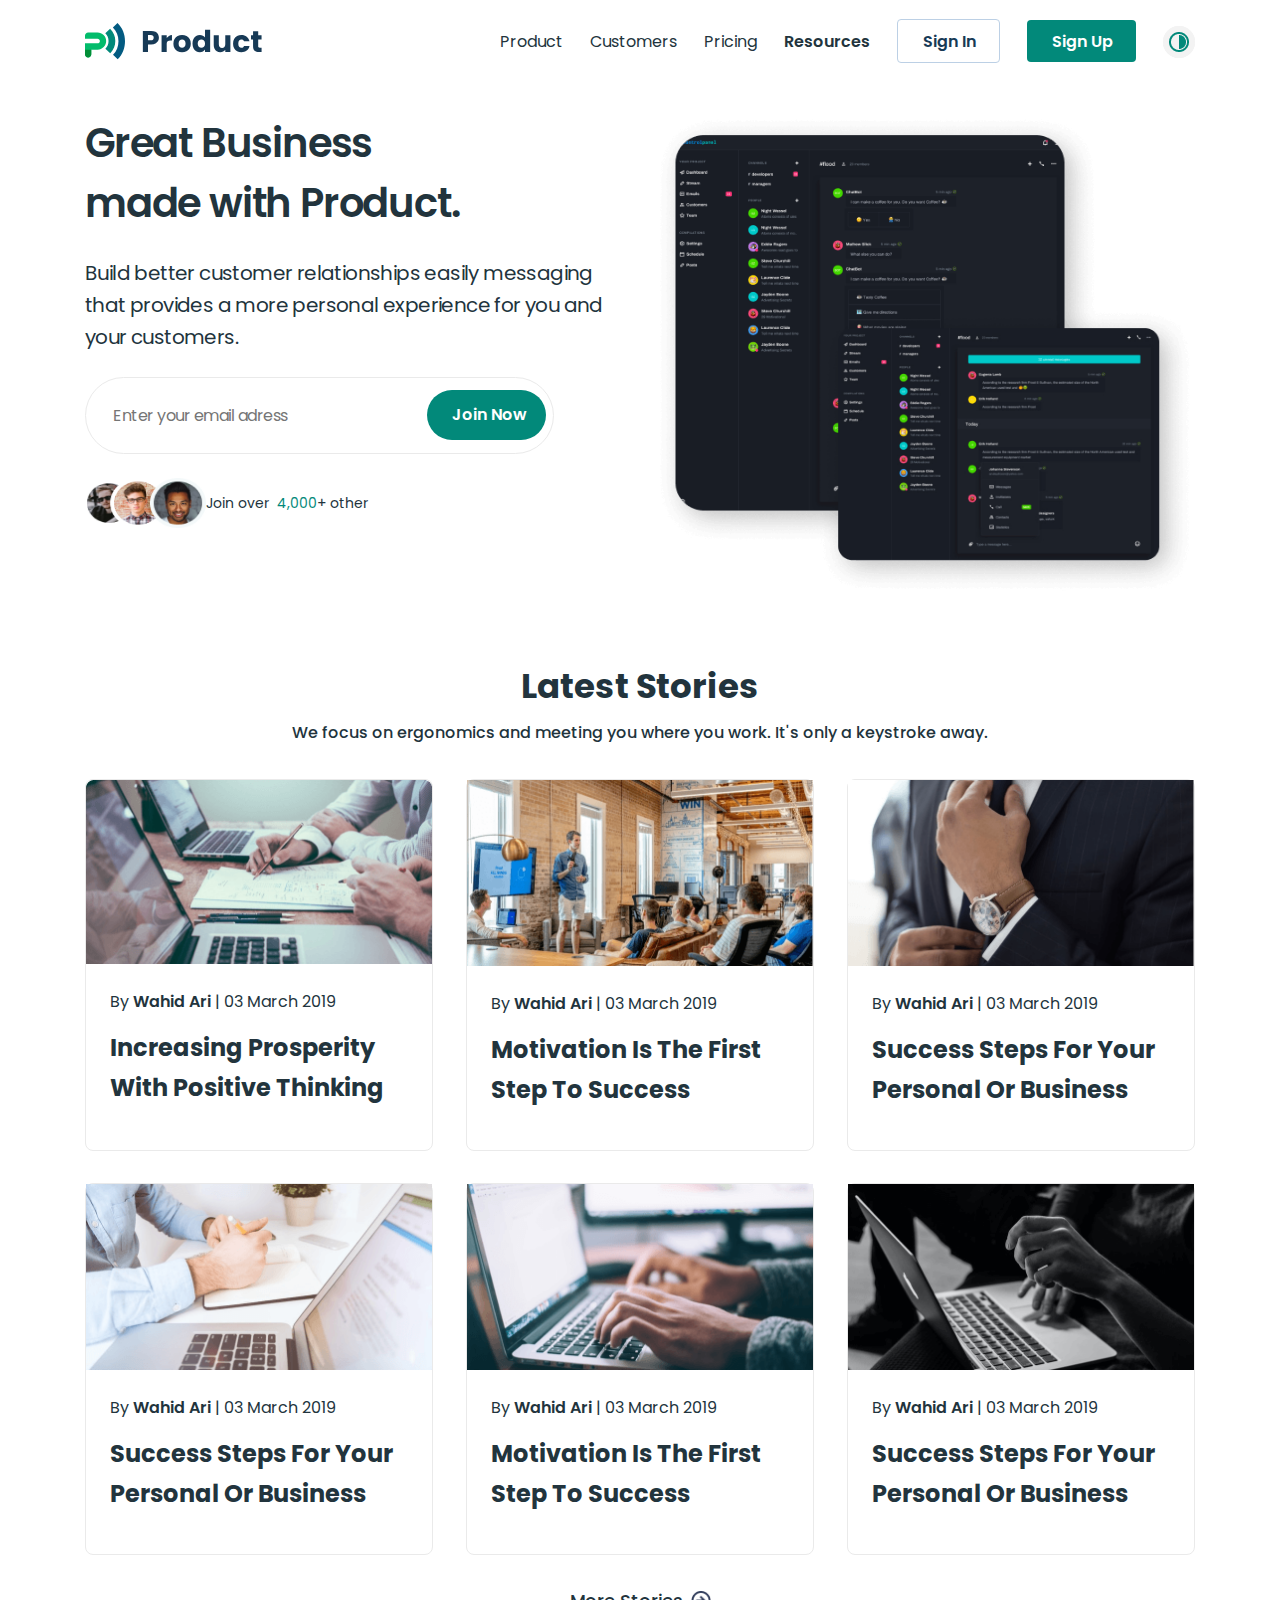
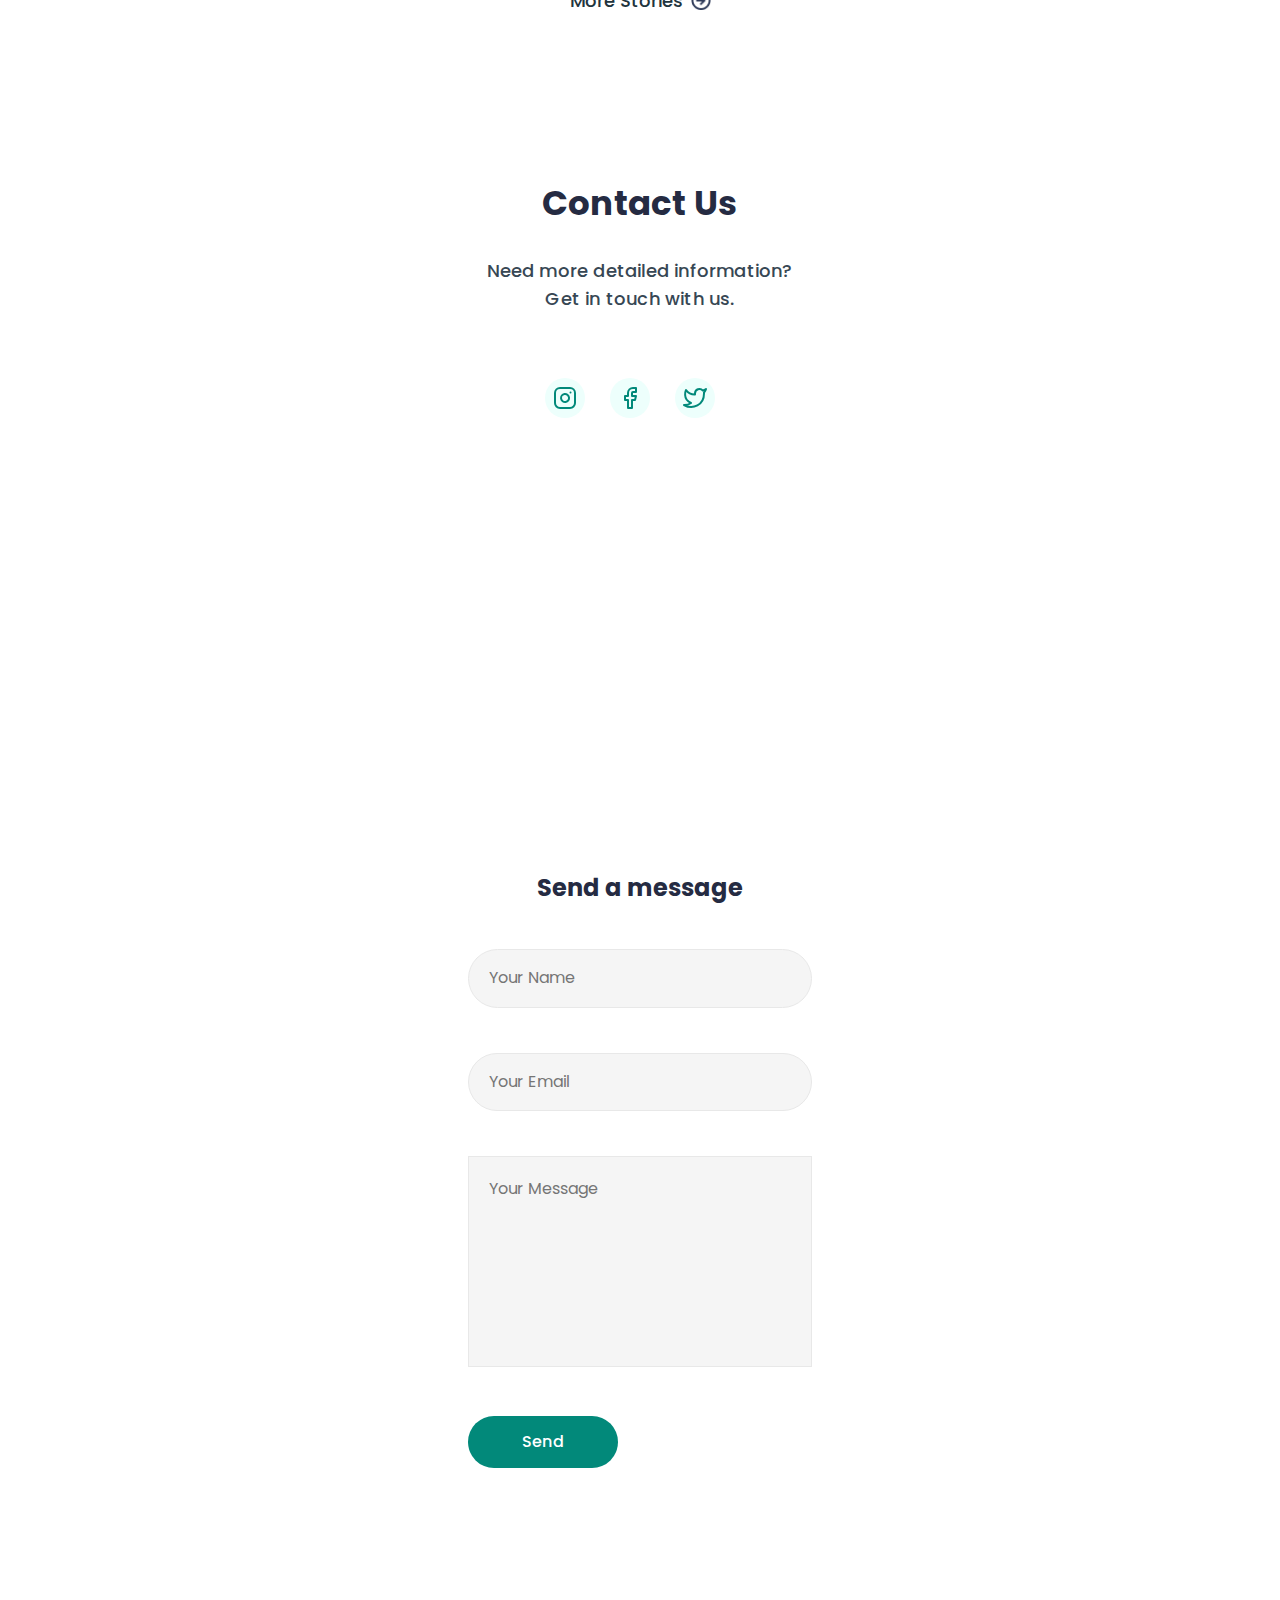
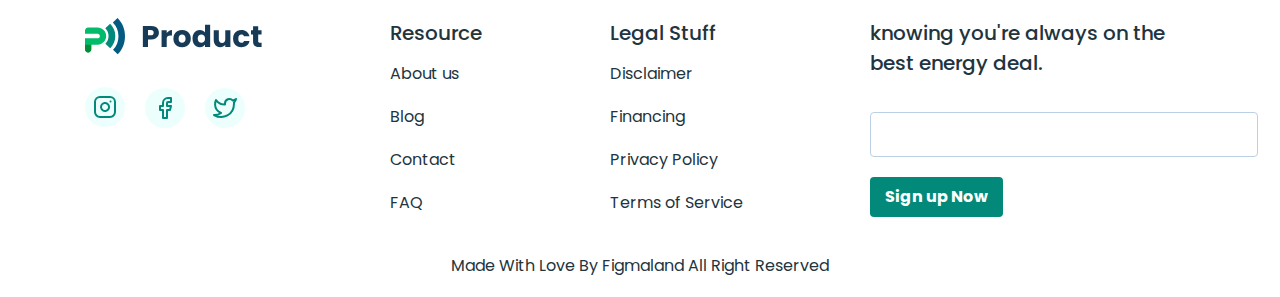
<file: resource.html>
<!DOCTYPE html>
<html lang="en">
<head>
  <meta charset="UTF-8">
  <meta http-equiv="X-UA-Compatible" content="IE=edge">
  <meta name="viewport" content="width=device-width, initial-scale=1.0">
  <link rel="stylesheet" href="./css/main.css">
  <title>Resources</title>
</head>
<body>
  <header class="header">
    <div class="containerown header__inner">
      <a href="./index.html" class="header__link">
        <img src="./img/logo.svg" alt="site logo" class="header__logo" width="178" height="37">
      </a>
      <nav class="header__nav header__nav--open">
        <ul class="header__list">
          <li class="header__item">
            <a href="./index.html" class="header__item__link ">Product</a>
          </li>
          <li class="header__item">
            <a href="./costumer.html" class="header__item__link">Customers</a>
          </li>
          <li class="header__item">
            <a href="./pricing.html" class="header__item__link">Pricing</a>
          </li>
          <li class="header__item">
            <a href="./resource.html" class="header__item__link header__item__link--first">Resources</a>
          </li>
          <li class="header__item">
            <a href="#" class="header__item__link header__item__link--in">Sign In</a>
          </li>
          <li class="header__item">
            <a href="#" class="header__item__link header__item__link--up">Sign Up</a>
          </li>
          <li class="header__item">
            <button class="header__button ">
              <img src="./img/headerbutton.png" srcset="./img/headerbutton.png 1x,./img/headerbutton@2x.png 2x" alt="button" width="32" height="32" class="header__item__img">
            </button>
          </li>

        </ul>
      </nav>
      <button class="header__burger">&#9776;</button>
    </div>
  </header>

  <main>
    <section class="great">
      <div class="containerown">
        <div class="great__inner">
          <div class="great__content">
            <h2 class="great__title">
              Great Business made with Product.
            </h2>
            <p class="great__text">Build better customer relationships easily messaging that provides a more personal experience for you and your customers.</p>
            <form action="https://echo.htmlacademy.ru/courses" method="post" class="great__form">
              <label title="enter your emal" class="great__label">
                <input type="email"  name="user__email" required placeholder="Enter your email adress" class="great__input">
                
              </label>
              <button class="great__button">Join Now</button>
            </form>
            <p class="great__other">Join over <span class="great__num">4,000</span>+ other</p>
          </div>
        </div>
      </div>
    </section>

    <section class="wahid">
      <div class="containerown">
        <div class="wahid__inner">
          <h2 class="wahid__title">Latest Stories</h2>
          <p class="wahid__text">We focus on ergonomics and meeting you where you work. It's only a keystroke away. </p>
          <div class="wahid__cards">
            <div class="card" style="width: 348px;">
              <img src="./img/card1.png" class="card-img-top" alt="phot">
              <div class="card-body">
                <p class="carusel__owner">By <span class="carusel__date">Wahid Ari </span>|  03 March 2019</p>
                <p class="carusel__info">Increasing Prosperity With Positive Thinking</p>
              </div>
            </div>
            <div class="card" style="width: 348px;">
              <img src="./img/wahidari1.png" class="card-img-top" alt="phot">
              <div class="card-body">
                <p class="carusel__owner">By <span class="carusel__date">Wahid Ari </span>|  03 March 2019</p>
                <p class="carusel__info">Motivation Is The First Step To Success</p>
              </div>
            </div>
            <div class="card" style="width: 348px;">
              <img src="./img/wahidari2.png" class="card-img-top" alt="phot">
              <div class="card-body">
                <p class="carusel__owner">By <span class="carusel__date">Wahid Ari </span>|  03 March 2019</p>
                <p class="carusel__info">Success Steps For Your Personal Or Business</p>
              </div>
            </div>
            <div class="card" style="width: 348px;">
              <img src="./img/wahidari3.png" class="card-img-top" alt="phot">
              <div class="card-body">
                <p class="carusel__owner">By <span class="carusel__date">Wahid Ari </span>|  03 March 2019</p>
                <p class="carusel__info">Success Steps For Your Personal Or Business</p>
              </div>
            </div>
            <div class="card" style="width: 348px;">
              <img src="./img/wahidari4.png" class="card-img-top" alt="phot">
              <div class="card-body">
                <p class="carusel__owner">By <span class="carusel__date">Wahid Ari </span>|  03 March 2019</p>
                <p class="carusel__info">Motivation Is The First Step To Success</p>
              </div>
            </div>
            <div class="card" style="width: 348px;">
              <img src="./img/wahidari5.png" class="card-img-top" alt="phot">
              <div class="card-body">
                <p class="carusel__owner">By <span class="carusel__date">Wahid Ari </span>|  03 March 2019</p>
                <p class="carusel__info">Success Steps For Your Personal Or Business</p>
              </div>
            </div>
          </div>
          <button type="button" class="wahid__button">More Stories</button>
        </div>
      </div>
    </section>
    <section class="contact">
      <div class="containerown">
        <div class="contact__inner">
          <h2 class="contact__title">Contact Us</h2>
          <p class="contact__text">Need more detailed information? <br>
            Get in touch with us.</p>
          <div class="contact__app">
            <a href="#" class="contact__site">
              <picture>
                <source 
                media="(max-width:576px)"
                srcset="./img/twitter576.png">
                <img src="./img/instagram.svg" alt="instagram">
              </picture>

            </a>
            <a href="#" class="contact__site">
              <picture>
                <source 
                media="(max-width:576px)"
                srcset="./img/facebook576.png">
                <img src="./img/facebook.svg" alt="instagram">
              </picture>
            </a>
            <a href="#" class="contact__site">
              <picture>
                <source 
                media="(max-width:576px)"
                srcset="./img/insta576.png">
                <img src="./img/twitter.svg" alt="instagram">
              </picture>
            </a>
          </div>
          <iframe class="contact__iframe" src="https://www.google.com/maps/embed?pb=!1m14!1m12!1m3!1d95872.49292629752!2d69.2846592!3d41.330278400000005!2m3!1f0!2f0!3f0!3m2!1i1024!2i768!4f13.1!5e0!3m2!1sen!2s!4v1654762938868!5m2!1sen!2s" width="871" height="323" style="border:0;" allowfullscreen="" loading="lazy" referrerpolicy="no-referrer-when-downgrade"></iframe>
        </div>
        <form action="https://echo.htmlacademy.ru/courses" method="post" class="contact__form">
          <p class="contact__heading">Send a message</p>
          <label title="your name">
            <input type="text" placeholder="Your Name" name="user__name" class="contact__input">
          </label>
          <label title="your name">
            <input type="text" placeholder="Your Email" name="user__email" class="contact__input">
          </label>
          <label title="your name">
            <textarea name="mesage" placeholder="Your Message" cols="30" rows="10" class="contact__textarea"></textarea>
          </label>
          <button class="contact__button" type="submit">Send</button>
        </form>
      </div>
    </section>
  </main>

  <footer class="footer">
    <div class="containerown">
      <div class="container__inner">
        <ul class="footer__list">
          <li class="footer__item">
            <a href="#" class="footer__logo">
              <img src="./img/logo.svg" alt="site logo" width="178" height="37" class="footer__logo__img">
            </a>
            <div class="footer__app app">
              <a href="https://www.instagram.com/" class="app__link">
                <img src="./img/instagram.svg" width="40" height="40" alt="instagram" class="app__img">
              </a>
              <a href="https://www.facebook.com/" class="app__link">
               <img src="./img/facebook.svg" width="40" height="40" alt="instagram" class="app__img">
             </a>
             <a href="https://www.twitter.com/" class="app__link">
               <img src="./img/twitter.svg" width="40" height="40" alt="instagram" class="app__img">
             </a>
            </div>
          </li>
          <li class="footer__item">
            <span class="footer__title">Resource</span>
            <a class="footer__text" href="#" >About us</a>
            <a class="footer__text" href="#">Blog</a>
            <a class="footer__text" href="#">Contact</a>
            <a class="footer__text" href="#">FAQ</a>
          </li>
          <li class="footer__item">
           <span class="footer__title">Legal Stuff</span>
           <a class="footer__text" href="#">Disclaimer</a>
           <a class="footer__text" href="#">Financing</a>
           <a class="footer__text" href="#">Privacy Policy</a>
           <a class="footer__text" href="#">Terms of Service</a>
         </li>
         <li class="footer__item">
           <form class="footer__form" action="https://echo.htmlacademy.ru/courses" method="post">
             <label  class="footer__label">
               knowing you're always on the best energy deal. 
               <input type="text" class="footer__input " name="smth">
               
             </label>
             <button class="footer__button" type="submit">Sign up Now</button>
           </form>
         </li>
        </ul>
        <p class="footer__end">Made With Love By Figmaland All Right Reserved 
       </p>
      </div>
    </div>
   </footer>
   <script src="./js/main.js"></script>
</body>
</html>
</file>
<file: css/main.css>
@font-face {
  font-family: 'Poppins';
  font-style: normal;
  font-weight: 400;
  src: url("../fonts/poppins-v20-latin-regular.woff2") format("woff2"), url("../fonts/poppins-v20-latin-regular.woff") format("woff");
}

@font-face {
  font-family: 'Poppins';
  font-style: normal;
  font-weight: 500;
  src: url("../fonts/poppins-v20-latin-500.woff2") format("woff2"), url("../fonts/poppins-v20-latin-500.woff") format("woff");
}

@font-face {
  font-family: 'Poppins';
  font-style: normal;
  font-weight: 600;
  src: url("../fonts/poppins-v20-latin-600.woff2") format("woff2"), url("../fonts/poppins-v20-latin-600.woff") format("woff");
}

@font-face {
  font-family: 'Poppins';
  font-style: normal;
  font-weight: 700;
  src: url("../fonts/poppins-v20-latin-700.woff2") format("woff2"), url("../fonts/poppins-v20-latin-700.woff") format("woff");
}

/*! normalize.css v8.0.1 | MIT License | github.com/necolas/normalize.css */
/* Document
   ========================================================================== */
/**
 * 1. Correct the line height in all browsers.
 * 2. Prevent adjustments of font size after orientation changes in iOS.
 */
html {
  line-height: 1.15;
  /* 1 */
  -webkit-text-size-adjust: 100%;
  /* 2 */
}

/* Sections
   ========================================================================== */
/**
 * Remove the margin in all browsers.
 */
body {
  margin: 0;
}

/**
 * Render the `main` element consistently in IE.
 */
main {
  display: block;
}

/**
 * Correct the font size and margin on `h1` elements within `section` and
 * `article` contexts in Chrome, Firefox, and Safari.
 */
h1 {
  font-size: 2em;
  margin: 0.67em 0;
}

/* Grouping content
   ========================================================================== */
/**
 * 1. Add the correct box sizing in Firefox.
 * 2. Show the overflow in Edge and IE.
 */
hr {
  -webkit-box-sizing: content-box;
          box-sizing: content-box;
  /* 1 */
  height: 0;
  /* 1 */
  overflow: visible;
  /* 2 */
}

/**
 * 1. Correct the inheritance and scaling of font size in all browsers.
 * 2. Correct the odd `em` font sizing in all browsers.
 */
pre {
  font-family: monospace, monospace;
  /* 1 */
  font-size: 1em;
  /* 2 */
}

/* Text-level semantics
   ========================================================================== */
/**
 * Remove the gray background on active links in IE 10.
 */
a {
  background-color: transparent;
}

/**
 * 1. Remove the bottom border in Chrome 57-
 * 2. Add the correct text decoration in Chrome, Edge, IE, Opera, and Safari.
 */
abbr[title] {
  border-bottom: none;
  /* 1 */
  text-decoration: underline;
  /* 2 */
  -webkit-text-decoration: underline dotted;
          text-decoration: underline dotted;
  /* 2 */
}

/**
 * Add the correct font weight in Chrome, Edge, and Safari.
 */
b,
strong {
  font-weight: bolder;
}

/**
 * 1. Correct the inheritance and scaling of font size in all browsers.
 * 2. Correct the odd `em` font sizing in all browsers.
 */
code,
kbd,
samp {
  font-family: monospace, monospace;
  /* 1 */
  font-size: 1em;
  /* 2 */
}

/**
 * Add the correct font size in all browsers.
 */
small {
  font-size: 80%;
}

/**
 * Prevent `sub` and `sup` elements from affecting the line height in
 * all browsers.
 */
sub,
sup {
  font-size: 75%;
  line-height: 0;
  position: relative;
  vertical-align: baseline;
}

sub {
  bottom: -0.25em;
}

sup {
  top: -0.5em;
}

/* Embedded content
   ========================================================================== */
/**
 * Remove the border on images inside links in IE 10.
 */
img {
  border-style: none;
}

/* Forms
   ========================================================================== */
/**
 * 1. Change the font styles in all browsers.
 * 2. Remove the margin in Firefox and Safari.
 */
button,
input,
optgroup,
select,
textarea {
  font-family: inherit;
  /* 1 */
  font-size: 100%;
  /* 1 */
  line-height: 1.15;
  /* 1 */
  margin: 0;
  /* 2 */
}

/**
 * Show the overflow in IE.
 * 1. Show the overflow in Edge.
 */
button,
input {
  /* 1 */
  overflow: visible;
}

/**
 * Remove the inheritance of text transform in Edge, Firefox, and IE.
 * 1. Remove the inheritance of text transform in Firefox.
 */
button,
select {
  /* 1 */
  text-transform: none;
}

/**
 * Correct the inability to style clickable types in iOS and Safari.
 */
button,
[type="button"],
[type="reset"],
[type="submit"] {
  -webkit-appearance: button;
}

/**
 * Remove the inner border and padding in Firefox.
 */
button::-moz-focus-inner,
[type="button"]::-moz-focus-inner,
[type="reset"]::-moz-focus-inner,
[type="submit"]::-moz-focus-inner {
  border-style: none;
  padding: 0;
}

/**
 * Restore the focus styles unset by the previous rule.
 */
button:-moz-focusring,
[type="button"]:-moz-focusring,
[type="reset"]:-moz-focusring,
[type="submit"]:-moz-focusring {
  outline: 1px dotted ButtonText;
}

/**
 * Correct the padding in Firefox.
 */
fieldset {
  padding: 0.35em 0.75em 0.625em;
}

/**
 * 1. Correct the text wrapping in Edge and IE.
 * 2. Correct the color inheritance from `fieldset` elements in IE.
 * 3. Remove the padding so developers are not caught out when they zero out
 *    `fieldset` elements in all browsers.
 */
legend {
  -webkit-box-sizing: border-box;
          box-sizing: border-box;
  /* 1 */
  color: inherit;
  /* 2 */
  display: table;
  /* 1 */
  max-width: 100%;
  /* 1 */
  padding: 0;
  /* 3 */
  white-space: normal;
  /* 1 */
}

/**
 * Add the correct vertical alignment in Chrome, Firefox, and Opera.
 */
progress {
  vertical-align: baseline;
}

/**
 * Remove the default vertical scrollbar in IE 10+.
 */
textarea {
  overflow: auto;
}

/**
 * 1. Add the correct box sizing in IE 10.
 * 2. Remove the padding in IE 10.
 */
[type="checkbox"],
[type="radio"] {
  -webkit-box-sizing: border-box;
          box-sizing: border-box;
  /* 1 */
  padding: 0;
  /* 2 */
}

/**
 * Correct the cursor style of increment and decrement buttons in Chrome.
 */
[type="number"]::-webkit-inner-spin-button,
[type="number"]::-webkit-outer-spin-button {
  height: auto;
}

/**
 * 1. Correct the odd appearance in Chrome and Safari.
 * 2. Correct the outline style in Safari.
 */
[type="search"] {
  -webkit-appearance: textfield;
  /* 1 */
  outline-offset: -2px;
  /* 2 */
}

/**
 * Remove the inner padding in Chrome and Safari on macOS.
 */
[type="search"]::-webkit-search-decoration {
  -webkit-appearance: none;
}

/**
 * 1. Correct the inability to style clickable types in iOS and Safari.
 * 2. Change font properties to `inherit` in Safari.
 */
::-webkit-file-upload-button {
  -webkit-appearance: button;
  /* 1 */
  font: inherit;
  /* 2 */
}

/* Interactive
   ========================================================================== */
/*
 * Add the correct display in Edge, IE 10+, and Firefox.
 */
details {
  display: block;
}

/*
 * Add the correct display in all browsers.
 */
summary {
  display: list-item;
}

/* Misc
   ========================================================================== */
/**
 * Add the correct display in IE 10+.
 */
template {
  display: none;
}

/**
 * Add the correct display in IE 10.
 */
[hidden] {
  display: none;
}

html {
  height: 100%;
  scroll-behavior: smooth;
}

*, *::before, *::after {
  -webkit-box-sizing: border-box;
          box-sizing: border-box;
}

body {
  overflow-x: hidden;
  display: -webkit-box;
  display: -ms-flexbox;
  display: flex;
  -webkit-box-orient: vertical;
  -webkit-box-direction: normal;
      -ms-flex-direction: column;
          flex-direction: column;
  height: 100%;
  margin: 0;
  padding: 0;
  font-family: 'Poppins' , 'Arial' , sans-serif !important;
}

.main {
  -webkit-box-flex: 1;
      -ms-flex-positive: 1;
          flex-grow: 1;
}

img {
  max-width: 100%;
  height: auto;
  vertical-align: middle;
}

.visually-hidden {
  clip: rect(0 0 0 0);
  -webkit-clip-path: inset(50%);
          clip-path: inset(50%);
  height: 1px;
  overflow: hidden;
  position: absolute;
  white-space: nowrap;
  width: 1px;
}

.containerown {
  width: 100%;
  max-width: 1150px;
  margin: 0 auto;
  padding: 0 20px;
}

@media only screen and (max-width: 576px) {
  .containerown {
    width: 100%;
    max-width: 576px;
    padding: 0 15px;
  }
}

.header {
  position: relative;
  padding: 23px 0 29px;
  margin-bottom: 25px;
}

.header__inner {
  display: -webkit-box;
  display: -ms-flexbox;
  display: flex;
  -webkit-box-align: center;
      -ms-flex-align: center;
          align-items: center;
}

.header__nav {
  margin-left: auto;
  width: 100%;
  max-width: 695px;
}

.header__burger {
  border: none;
  background: none;
  font-size: 24px;
  display: none;
}

.header__list {
  display: -webkit-box;
  display: -ms-flexbox;
  display: flex;
  -webkit-box-align: center;
      -ms-flex-align: center;
          align-items: center;
  -webkit-box-pack: justify;
      -ms-flex-pack: justify;
          justify-content: space-between;
  margin: 0;
  padding: 0;
  list-style: none;
}

.header__item {
  margin: 0;
  padding: 0;
}

.header__item__link {
  text-decoration: none;
  font-weight: 400;
  font-size: 16px;
  line-height: 28px;
  color: #22343D;
}

.header__item__link--first {
  font-weight: 600;
}

.header__item__link--in {
  padding: 10px 23px 9px 25px;
  font-style: normal;
  font-weight: 600;
  font-size: 16px;
  line-height: 24px;
  color: #173A56;
  border: 1px solid #BCD0E5;
  border-radius: 4px;
}

.header__item__link--up {
  padding: 10px 23px 9px 25px;
  font-weight: 600;
  font-size: 16px;
  line-height: 24px;
  color: #FFFFFF;
  background: #02897A;
  border-radius: 4px;
}

.header__button {
  padding: 0;
  border: none;
  background-color: none;
  border-radius: 50%;
}

@media only screen and (max-width: 576px) {
  .header {
    border-bottom: 1px solid #00000036;
  }
  .header__nav {
    display: none;
  }
  .header__nav--open {
    overflow: hidden;
    margin-top: 90px;
    display: block;
    position: absolute;
    background-color: gray;
    top: 0;
    right: 0;
    max-width: 50%;
    width: 100%;
    height: 100vh;
    z-index: 5;
  }
  .header__list {
    padding-top: 10px;
    display: -webkit-box;
    display: -ms-flexbox;
    display: flex;
    -webkit-box-orient: vertical;
    -webkit-box-direction: normal;
        -ms-flex-direction: column;
            flex-direction: column;
  }
  .header__item {
    margin-bottom: 5px;
  }
  .header__item:nth-child(4) {
    margin-bottom: 20px;
  }
  .header__item:nth-child(5) {
    margin-bottom: 30px;
  }
  .header__item:nth-child(6) {
    margin-bottom: 20px;
  }
  .header__item__link {
    color: #FFFFFF;
  }
  .header__burger {
    display: block;
    width: 30px;
    margin-left: auto;
  }
}

.hero {
  margin-bottom: 114px;
}

.hero__inner {
  display: -webkit-box;
  display: -ms-flexbox;
  display: flex;
  -webkit-box-align: center;
      -ms-flex-align: center;
          align-items: center;
  -webkit-box-pack: justify;
      -ms-flex-pack: justify;
          justify-content: space-between;
}

.hero__inner::after {
  width: 600px;
  height: 555px;
  display: block;
  top: 0;
  right: calc(50% - 530px);
  background-image: url(../../img/heroimg.png);
  background-repeat: no-repeat;
  background-size: 600px 555px;
  content: '';
}

.hero__content {
  width: 100%;
  max-width: 458px;
}

.hero__title {
  margin: 0 0 18px;
  font-weight: 700;
  font-size: 40px;
  line-height: 60px;
  color: #22343D;
}

.hero__text {
  margin: 0 0 45px;
  font-weight: 400;
  font-size: 18px;
  line-height: 28px;
  color: #22343D;
}

.hero__link {
  padding: 15px 41px 14px;
  font-weight: 700;
  font-size: 16px;
  line-height: 24px;
  color: #FFFFFF;
  text-decoration: none;
  margin-right: 30px;
  background: #02897A;
  border-radius: 4px;
}

.hero__connect {
  position: relative;
  padding-left: 28px;
  text-decoration: none;
  font-weight: 600;
  font-size: 16px;
  line-height: 24px;
  -webkit-text-decoration-line: underline;
          text-decoration-line: underline;
  color: #02897A;
}

.hero__connect::before {
  width: 20px;
  height: 17px;
  position: absolute;
  left: 0;
  top: 25%;
  background-image: url(../../img/video.png);
  background-size: 20px 17px;
  background-repeat: none;
  content: '';
}

@media only screen and (max-width: 576px) {
  .hero__inner {
    -webkit-box-orient: vertical;
    -webkit-box-direction: reverse;
        -ms-flex-direction: column-reverse;
            flex-direction: column-reverse;
  }
  .hero__inner::after {
    width: 338px;
    height: 310px;
    background-size: 338px 310px;
  }
  .hero__content {
    width: 100%;
    max-width: 340px;
  }
  .hero__title {
    margin: 10px 0 16px;
    font-weight: 700;
    font-size: 36px;
    line-height: 60px;
    text-align: center;
    color: #22343D;
  }
  .hero__text {
    margin: 0 0 30;
    font-weight: 400;
    font-size: 18px;
    line-height: 28px;
    text-align: center;
    color: #22343D;
  }
  .hero__link {
    padding: 15px 25px;
  }
}

.built {
  margin-bottom: 150px;
  padding-bottom: 100px;
  background-image: url(../../img/Bg.png);
  background-repeat: no-repeat;
  background-position: bottom;
  background-size: 100% 389px;
}

.built__inner {
  text-align: center;
}

.built__title {
  width: 100%;
  max-width: 530px;
  margin: 0 auto 66px;
  font-weight: 700;
  font-size: 32px;
  line-height: 48px;
  color: #22343D;
}

.built__list {
  display: -webkit-box;
  display: -ms-flexbox;
  display: flex;
  -webkit-box-pack: justify;
      -ms-flex-pack: justify;
          justify-content: space-between;
  margin: 0 0 65px;
  padding: 0;
  list-style: none;
}

.built__item {
  text-align: left;
  margin: 0;
  padding: 0px 0 0;
  width: 100%;
  max-width: 240px;
}

.built__item::before {
  display: inline-block;
  margin-bottom: 30px;
  top: 0;
  left: 0;
  width: 51px;
  height: 50px;
  background-image: url(../../img/click.png);
  background-repeat: no-repeat;
  background-size: 51px 50px;
  content: '';
}

.built__item:nth-child(2)::before {
  display: inline-block;
  margin-bottom: 30px;
  top: 0;
  left: 0;
  width: 51px;
  height: 50px;
  background-image: url(../../img/icon.png);
  background-repeat: no-repeat;
  background-size: 51px 50px;
  content: '';
}

.built__item:nth-child(3)::before {
  display: inline-block;
  margin-bottom: 30px;
  top: 0;
  left: 0;
  width: 51px;
  height: 50px;
  background-image: url(../../img/like.png);
  background-repeat: no-repeat;
  background-size: 51px 50px;
  content: '';
}

.built__item:nth-child(4)::before {
  display: inline-block;
  margin-bottom: 30px;
  top: 0;
  left: 0;
  width: 51px;
  height: 50px;
  background-image: url(../../img/clock.png);
  background-repeat: no-repeat;
  background-size: 51px 50px;
  content: '';
}

.built__heading {
  margin: 0 0 13px;
  font-weight: 600;
  font-size: 22px;
  line-height: 33px;
  color: #22343D;
}

.built__text {
  margin: 0;
  font-weight: 400;
  font-size: 16px;
  line-height: 26px;
  color: #22343D;
}

.built__link {
  padding: 15px 32px 14px;
  font-weight: 700;
  font-size: 16px;
  line-height: 24px;
  color: #FFFFFF;
  background: #02897A;
  border-radius: 4px;
  text-decoration: none;
}

@media only screen and (max-width: 576px) {
  .built {
    background-size: 100% 201px;
    margin-bottom: 95px;
  }
  .built__title {
    font-weight: 700;
    font-size: 32px;
    line-height: 48px;
    text-align: center;
    color: #22343D;
  }
  .built__inner {
    width: 100%;
    max-width: 350px;
  }
  .built__list {
    -webkit-box-align: center;
        -ms-flex-align: center;
            align-items: center;
    -webkit-box-orient: vertical;
    -webkit-box-direction: normal;
        -ms-flex-direction: column;
            flex-direction: column;
  }
  .built__item {
    text-align: center;
    margin-bottom: 37px;
  }
}

.service {
  margin-bottom: 150px;
}

.service__list {
  margin: 0;
  padding: 0;
  list-style: none;
}

.service__item {
  display: -webkit-box;
  display: -ms-flexbox;
  display: flex;
  -webkit-box-pack: justify;
      -ms-flex-pack: justify;
          justify-content: space-between;
  -webkit-box-orient: horizontal;
  -webkit-box-direction: reverse;
      -ms-flex-direction: row-reverse;
          flex-direction: row-reverse;
  position: relative;
  width: 100%;
  margin: 0 0 150px;
  padding: 30px 0 0;
}

.service__item::before {
  display: inline-block;
  width: 521px;
  height: 451px;
  background-image: url(../../img/service1.png);
  background-repeat: no-repeat;
  background-size: contain;
  content: '';
}

.service__item:nth-child(2) {
  -webkit-box-orient: horizontal;
  -webkit-box-direction: normal;
      -ms-flex-direction: row;
          flex-direction: row;
}

.service__item:nth-child(2)::before {
  display: inline-block;
  width: 521px;
  height: 451px;
  background-image: url(../../img/service2.png);
  background-repeat: no-repeat;
  background-size: contain;
  content: '';
}

.service__item:nth-child(3) {
  margin-bottom: 0;
}

.service__item:nth-child(3)::before {
  display: inline-block;
  width: 521px;
  height: 451px;
  background-image: url(../../img/service3.png);
  background-repeat: no-repeat;
  background-size: contain;
  content: '';
}

.service__content {
  width: 100%;
  max-width: 460px;
}

.service__for {
  font-weight: 600;
  font-size: 16px;
  line-height: 24px;
  color: #22343D;
  margin-bottom: 8px;
}

.service__title {
  margin: 0 0 23px;
  font-weight: 700;
  font-size: 32px;
  line-height: 48px;
  color: #22343D;
}

.service__heading {
  font-weight: 600;
  font-size: 16px;
  line-height: 26px;
  color: #22343D;
}

.service__text {
  margin: 0 0 30px;
  font-weight: 400;
  font-size: 16px;
  line-height: 26px;
  color: #22343D;
}

.service__info {
  margin: 0 0 30px;
  padding-left: 65px;
  font-weight: 400;
  font-size: 16px;
  line-height: 26px;
  color: #22343D;
  position: relative;
}

.service__text--yellow::before {
  position: absolute;
  left: 0;
  top: 8px;
  width: 35px;
  height: 35px;
  background-image: url(../../img/service2.1.png);
  background-repeat: no-repeat;
  background-size: contain;
  background-size: 35px 35px;
  content: '';
}

.service__text--red::before {
  position: absolute;
  left: 0;
  top: 8px;
  width: 35px;
  height: 35px;
  background-image: url(../../img/service2.2.png);
  background-repeat: no-repeat;
  background-size: 35px 35px;
  background-size: contain;
  content: '';
}

.service__text--blue {
  margin: 0;
}

.service__text--blue::before {
  position: absolute;
  top: 8px;
  left: 0;
  width: 35px;
  height: 35px;
  background-image: url(../../img/service2.3.png);
  background-repeat: no-repeat;
  background-size: contain;
  background-size: 35px 35px;
  content: '';
}

.service__text--bottom {
  margin-bottom: 0;
}

.service__text--top {
  margin-bottom: 25px;
}

.service__heading {
  margin-bottom: 12px;
}

@media only screen and (max-width: 576px) {
  .service {
    margin-bottom: 80px;
  }
  .service__item, .service__item:nth-child(2) {
    -webkit-box-orient: vertical;
    -webkit-box-direction: normal;
        -ms-flex-direction: column;
            flex-direction: column;
  }
  .service__item::before, .service__item:nth-child(2)::before, .service__item:nth-child(3)::before {
    width: 349px;
    height: 306px;
    background-size: 349px 306px;
    margin-bottom: 50px;
  }
}

.quick {
  margin-bottom: 150px;
  padding-top: 52px;
  background-image: url(../../img/bgbottom.png);
  background-repeat: no-repeat;
  background-size: 100% 389px;
  background-position: top;
}

.quick__inner {
  display: -webkit-box;
  display: -ms-flexbox;
  display: flex;
  -webkit-box-align: center;
      -ms-flex-align: center;
          align-items: center;
  -webkit-box-orient: vertical;
  -webkit-box-direction: normal;
      -ms-flex-direction: column;
          flex-direction: column;
}

.quick__title {
  font-weight: 700;
  font-size: 32px;
  line-height: 48px;
  text-align: center;
  color: #22343D;
  margin: 0 0 16px;
}

.quick__text {
  width: 100%;
  max-width: 542px;
  margin: 0 0 32px;
  font-weight: 500;
  font-size: 16px;
  line-height: 26px;
  text-align: center;
  color: #22343D;
}

.quick__pic {
  width: 98px;
  height: 98px;
}

.quick__list {
  width: 100%;
  max-width: 920px;
  margin: 0 0 48px;
  padding: 0;
  list-style: none;
}

.quick__item {
  display: -webkit-box;
  display: -ms-flexbox;
  display: flex;
  -webkit-box-pack: justify;
      -ms-flex-pack: justify;
          justify-content: space-between;
  width: 100%;
  max-width: 920px;
  margin: 0 0 24px;
  padding: 0;
}

.quick__span {
  font-weight: 500;
  font-size: 16px;
  line-height: 24px;
  color: #2F281E;
  background: #FFFFFF;
  -webkit-box-shadow: 0px 2px 15px rgba(23, 58, 86, 0.1);
          box-shadow: 0px 2px 15px rgba(23, 58, 86, 0.1);
  border-radius: 26.5px;
  padding: 15px 24px 14px 25px;
}

.quick__pic {
  margin-left: 16px;
  width: 98px;
  height: 98px;
}

.quick__pic--left {
  margin-left: 0;
  margin-right: 16px;
}

.quick__link {
  padding: 15px 31px 14px 30px;
  font-style: normal;
  font-weight: 700;
  font-size: 16px;
  line-height: 24px;
  color: #FFFFFF;
  background: #02897A;
  border-radius: 4px;
  text-decoration: none;
}

@media only screen and (max-width: 576px) {
  .quick {
    background-size: 100% 201px;
    margin-bottom: 100px;
  }
  .quick__item {
    -webkit-box-orient: vertical;
    -webkit-box-direction: normal;
        -ms-flex-direction: column;
            flex-direction: column;
    -webkit-box-align: center;
        -ms-flex-align: center;
            align-items: center;
  }
  .quick__item:nth-child(2) > .quick__content {
    -webkit-box-orient: horizontal;
    -webkit-box-direction: reverse;
        -ms-flex-direction: row-reverse;
            flex-direction: row-reverse;
  }
  .quick__content {
    display: -webkit-box;
    display: -ms-flexbox;
    display: flex;
    -webkit-box-align: center;
        -ms-flex-align: center;
            align-items: center;
    margin-bottom: 32px;
    width: 100%;
    max-width: 338px;
  }
  .quick__span {
    padding: 12px 20px 2px;
    -webkit-box-shadow: 0px 2px 15px rgba(23, 58, 86, 0.1);
            box-shadow: 0px 2px 15px rgba(23, 58, 86, 0.1);
    border-radius: 26.5px;
  }
  .quick__pic {
    width: 89px;
    height: 89px;
  }
  .quick__text {
    max-width: 338px;
  }
}

.carusel {
  margin-bottom: 150px;
}

.carusel__title {
  margin: 0 0 8px;
  font-weight: 700;
  font-size: 34px;
  line-height: 51px;
  color: #22343D;
}

.carusel__text {
  margin: 0 0 33px;
  font-weight: 500;
  font-size: 16px;
  line-height: 26px;
  color: #22343D;
}

.carusel__date {
  font-weight: 600;
  font-size: 16px;
  line-height: 28px;
  color: #22343D;
}

.carusel__owner {
  margin: 24px 0 12px;
  font-weight: 400;
  font-size: 16px;
  line-height: 28px;
  color: #22343D;
}

.carusel__info {
  margin: 0;
  font-weight: 700;
  font-size: 24px;
  line-height: 40px;
  color: #22343D;
}

.carusel__info--middle {
  color: #02897A;
}

.carousel__item {
  display: -webkit-box !important;
  display: -ms-flexbox !important;
  display: flex !important;
  -webkit-box-pack: justify !important;
      -ms-flex-pack: justify !important;
          justify-content: space-between !important;
}

@media only screen and (max-width: 576px) {
  .carusel {
    margin-bottom: 100px;
  }
  .carusel__title {
    text-align: center;
  }
  .carusel__text {
    width: 100%;
    margin: 0 auto 40px;
    max-width: 350px;
  }
  .carusel__text {
    text-align: center;
  }
  .carousel__item {
    -webkit-box-orient: vertical !important;
    -webkit-box-direction: normal !important;
        -ms-flex-direction: column !important;
            flex-direction: column !important;
    -webkit-box-align: center;
        -ms-flex-align: center;
            align-items: center;
  }
  .card {
    border: none !important;
    margin-bottom: 56px;
  }
  .card-body {
    padding: 0 !important;
  }
}

.price {
  margin-bottom: 150px;
}

.price__inner {
  text-align: center;
}

.price__title {
  margin: 0 0 8px;
  font-weight: 700;
  font-size: 34px;
  line-height: 51px;
  color: #22343D;
  text-align: center;
}

.price__title--page {
  margin-bottom: 16px;
}

.price__text {
  margin: 0  0 50px;
  font-weight: 500;
  font-size: 16px;
  line-height: 24px;
  color: #22343D;
  text-align: center;
}

.price__show {
  margin-bottom: 32px;
  font-weight: 600;
  font-size: 24px;
  line-height: 36px;
  color: #22343D;
  text-align: center;
}

.price__list {
  display: -webkit-box;
  display: -ms-flexbox;
  display: flex;
  -webkit-box-pack: justify;
      -ms-flex-pack: justify;
          justify-content: space-between;
  margin: 0;
  padding: 0;
  list-style: none;
}

.price__item {
  margin: 0;
  padding: 0;
}

.price__info {
  display: block;
  width: 100%;
  max-width: 323px;
  text-align: center;
  padding: 24px 74px 32px;
  background: #FFFFFF;
  -webkit-box-shadow: 0px 2px 8px rgba(0, 0, 0, 0.25);
          box-shadow: 0px 2px 8px rgba(0, 0, 0, 0.25);
  border-radius: 8px;
}

.info__title {
  margin: 0;
  font-weight: 700;
  font-size: 24px;
  line-height: 40px;
  color: #22343D;
}

.info__text {
  display: block;
  margin: 0;
  font-weight: 400;
  font-size: 16px;
  line-height: 40px;
  color: #22343D;
}

.info__cost {
  display: -webkit-box;
  display: -ms-flexbox;
  display: flex;
  -webkit-box-align: center;
      -ms-flex-align: center;
          align-items: center;
  font-weight: 700;
  font-size: 76px;
  line-height: 100px;
  text-align: center;
  letter-spacing: 0.2px;
  color: #02897A;
}

.info__time {
  display: -webkit-box;
  display: -ms-flexbox;
  display: flex;
  -webkit-box-orient: vertical;
  -webkit-box-direction: normal;
      -ms-flex-direction: column;
          flex-direction: column;
  margin-left: 8px;
}

.info__money {
  text-align: left;
  margin-bottom: 4px;
  font-weight: 700;
  font-size: 24px;
  line-height: 30px;
  letter-spacing: 0.1px;
  color: #02897A;
}

.info__month {
  font-weight: 400;
  font-size: 16px;
  line-height: 19px;
  letter-spacing: 0.1px;
  color: #AFAFAF;
}

.info__order {
  display: inline-block;
  margin-top: 49px;
  border: none;
  padding: 11px 19px;
  font-weight: 600;
  font-size: 18px;
  line-height: 22px;
  color: #FFFFFF;
  background: #02897A;
  border-radius: 8px;
  text-decoration: none;
}

.price__info:nth-child(2) {
  background: #02897A;
  -webkit-box-shadow: 0px 2px 8px rgba(0, 0, 0, 0.25);
          box-shadow: 0px 2px 8px rgba(0, 0, 0, 0.25);
  border-radius: 8px;
}

.info__text--white {
  color: #fff;
}

.info__order--middle {
  display: inline-block;
  margin-top: 49px;
  color: #02897A;
  background-color: #fff;
}

@media only screen and (max-width: 576px) {
  .price {
    margin-bottom: 100px;
  }
  .price__list {
    -webkit-box-orient: vertical;
    -webkit-box-direction: normal;
        -ms-flex-direction: column;
            flex-direction: column;
    -webkit-box-align: center;
        -ms-flex-align: center;
            align-items: center;
  }
  .price__item {
    margin-bottom: 32px;
  }
}

.client {
  margin-bottom: 157px;
}

.client__title {
  margin: 0 0 8px;
  font-weight: 700;
  font-size: 34px;
  line-height: 57px;
  letter-spacing: 0.2px;
  color: #22343D;
  text-align: center;
}

.client__text {
  width: 100%;
  max-width: 537px;
  margin: 0 auto 50px;
  font-weight: 500;
  font-size: 16px;
  line-height: 28px;
  text-align: center;
  letter-spacing: 0.2px;
  color: #22343D;
}

.client__list {
  display: -webkit-box;
  display: -ms-flexbox;
  display: flex;
  -webkit-box-pack: justify;
      -ms-flex-pack: justify;
          justify-content: space-between;
  margin: 0;
  padding: 0;
  list-style: none;
}

.client__item {
  width: 100%;
  max-width: 327px;
  margin: 0;
  padding: 28px  26px 23px;
  background: #FFFFFF;
  border: 1px solid #DEDEDE;
  border-radius: 5px;
}

.client__star {
  width: 106px;
  height: 18px;
  margin-bottom: 16px;
}

.client__info {
  margin: 0 0 16px;
  font-weight: 400;
  font-size: 16px;
  line-height: 28px;
  letter-spacing: 0.2px;
  color: #737373;
}

.client__pic {
  display: inline;
  width: 50px;
  height: 50px;
  margin-right: 14px;
}

.client__mem {
  display: -webkit-box;
  display: -ms-flexbox;
  display: flex;
  -webkit-box-align: center;
      -ms-flex-align: center;
          align-items: center;
}

.client__name {
  display: block;
  margin: 0 0;
  font-weight: 600;
  font-size: 16px;
  line-height: 24px;
  letter-spacing: 0.2px;
  color: #02897A;
}

.client__job {
  font-weight: 500;
  font-size: 14px;
  line-height: 24px;
  letter-spacing: 0.2px;
  color: #252B42;
}

@media only screen and (max-width: 576px) {
  .client__text {
    max-width: 323px;
  }
  .client__list {
    -webkit-box-orient: vertical;
    -webkit-box-direction: normal;
        -ms-flex-direction: column;
            flex-direction: column;
    -webkit-box-align: center;
        -ms-flex-align: center;
            align-items: center;
  }
  .client__item {
    margin-bottom: 32px;
  }
}

.bottom {
  margin-bottom: 150px;
}

.bottom__inner {
  width: 100%;
  max-width: 968px;
  display: -webkit-box;
  display: -ms-flexbox;
  display: flex;
  -webkit-box-pack: justify;
      -ms-flex-pack: justify;
          justify-content: space-between;
  margin: 0 auto;
  padding: 14px 36px 0 51px;
  background: #02897A;
  border-radius: 32px;
}

.bottom__inner::after {
  display: block;
  width: 351px;
  height: 331px;
  background-image: url(../../img/bottomimg.png);
  background-repeat: no-repeat;
  background-size: contain;
  content: '';
}

.bottom__text {
  width: 100%;
  max-width: 510px;
  margin: 35px  0 70px 0;
  font-weight: 600;
  font-size: 32px;
  line-height: 151.4%;
  color: #FFFFFF;
}

.bottom__link {
  padding: 13px 35px 7px 33px;
  font-weight: 600;
  font-size: 20px;
  line-height: 30px;
  color: #02897A;
  text-decoration: none;
  background: #FFFFFF;
  border-radius: 8px;
}

@media only screen and (max-width: 576px) {
  .bottom__inner {
    -webkit-box-orient: vertical;
    -webkit-box-direction: normal;
        -ms-flex-direction: column;
            flex-direction: column;
    -webkit-box-align: center;
        -ms-flex-align: center;
            align-items: center;
  }
  .bottom__inner::after {
    margin-top: 40px;
  }
  .bottom__content {
    text-align: center;
  }
  .bottom__text {
    text-align: center;
    max-width: 328px;
  }
}

.enterprise {
  padding-top: 53px;
  margin-bottom: 200px;
  background-image: url(../../img/enterprisebg.png);
  background-repeat: no-repeat;
  background-size: 100% 318px;
  background-position: top;
}

.enterprise__inner {
  text-align: center;
}

.enterprise__title {
  margin: 0 0 16px;
  font-weight: 600;
  font-size: 24px;
  line-height: 36px;
  color: #22343D;
}

.enterprise__question {
  margin: 0 0 8px;
  font-weight: 700;
  font-size: 34px;
  line-height: 51px;
  color: #22343D;
}

.enterprise__text {
  margin: 0 0 43px;
  font-weight: 400;
  font-size: 18px;
  line-height: 27px;
  color: #22343D;
}

.enterprise__link {
  padding: 11px 18px;
  font-weight: 600;
  font-size: 18px;
  line-height: 22px;
  color: #FFFFFF;
  text-decoration: none;
  background: #02897A;
  border-radius: 8px;
}

.enterprise__link:hover {
  background: #c28a8a;
  color: #fff;
}

@media only screen and (max-width: 576px) {
  .enterprise__inner {
    width: 100%;
    max-width: 360px;
    margin: 0 auto;
    text-align: center;
  }
}

.product {
  margin-bottom: 150px;
}

.product__title {
  margin: 0 0 56px;
  font-weight: 700;
  font-size: 34px;
  line-height: 51px;
  color: #22343D;
  text-align: center;
}

.product__content {
  display: -webkit-box;
  display: -ms-flexbox;
  display: flex;
  -webkit-box-pack: justify;
      -ms-flex-pack: justify;
          justify-content: space-between;
}

.product__content::before {
  display: block;
  width: 528px;
  height: 392px;
  background-image: url(../../img/amico.png);
  background-repeat: no-repeat;
  background-size: 528px 392px;
  content: '';
}

.product__list {
  margin: 0;
  padding: 0;
  list-style: none;
}

.product__item {
  width: 100%;
  max-width: 515px;
  margin: 0;
  margin-bottom: 32px;
  padding: 0;
}

.product__item__title {
  position: relative;
  margin: 0 0 23px;
  padding-left: 64px;
  padding-top: 6px;
  font-weight: 600;
  font-size: 24px;
  line-height: 36px;
  color: #22343D;
}

.product__item__title::before {
  position: absolute;
  left: 0;
  top: 0;
  width: 50px;
  height: 50px;
  background-image: url(../../img/Feature1.png);
  background-repeat: no-repeat;
  background-size: 50px 50px;
  content: '';
}

.product__item__title--two::before {
  background-image: url(../../img/Feature2.png);
}

.product__item__title--three::before {
  background-image: url(../../img/Feature3.png);
}

.product__item__text {
  margin: 0;
  font-weight: 400;
  font-size: 16px;
  line-height: 28px;
  display: -webkit-box;
  display: -ms-flexbox;
  display: flex;
  -webkit-box-align: center;
      -ms-flex-align: center;
          align-items: center;
  color: #22343D;
}

@media only screen and (max-width: 576px) {
  .product__inner {
    margin: 0 auto;
    width: 100%;
    max-width: 340px;
  }
  .product__content {
    -webkit-box-orient: vertical;
    -webkit-box-direction: normal;
        -ms-flex-direction: column;
            flex-direction: column;
  }
  .product__content::before {
    width: 352px;
    height: 288p;
    background-image: url(../../img/Image.png);
    background-size: 352px 288px;
  }
}

.question {
  margin-bottom: 150px;
}

.question__title {
  margin: 0 0 8px;
  text-align: center;
  font-weight: 700;
  font-size: 34px;
  line-height: 51px;
  color: #22343D;
}

.question__text {
  margin: 0 0 50px;
  text-align: center;
  font-weight: 400;
  font-size: 18px;
  line-height: 27px;
  color: #22343D;
}

.question__content {
  width: 100%;
  max-width: 920px;
}

.question__plus {
  margin: 0 0 16px;
  padding-bottom: 22px;
  padding-left: 40px;
  position: relative;
  font-weight: 500;
  font-size: 18px;
  line-height: 27px;
  color: #22343D;
  border-bottom: 1px solid #E7E7E7;
}

.question__plus::before {
  position: absolute;
  left: 0;
  width: 24px;
  height: 24px;
  background-image: url(../../img/plus.png);
  background-size: 24px;
  background-repeat: no-repeat;
  content: '';
}

.question__minus {
  margin: 0 0 14px;
  padding-left: 40px;
  position: relative;
  font-weight: 500;
  font-size: 18px;
  line-height: 27px;
  color: #22343D;
}

.question__minus::before {
  position: absolute;
  left: 0;
  width: 24px;
  height: 24px;
  background-image: url(../../img/minus.png);
  background-size: 24px;
  background-repeat: no-repeat;
  content: '';
}

.question__minus__answer {
  margin: 0 0 16px;
  padding-bottom: 24px;
  font-weight: 400;
  font-size: 16px;
  line-height: 24px;
  color: #22343D;
  border-bottom: 1px solid #E7E7E7;
}

@media only screen and (max-width: 576px) {
  .question__inner {
    margin: 0 auto;
    width: 100%;
    max-width: 350px;
  }
}

.compony {
  margin-bottom: 135px;
}

.compony__title {
  margin: 0 0 65px;
  text-align: center;
  font-weight: 700;
  font-size: 40px;
  line-height: 60px;
  color: #22343D;
}

.compony__content {
  margin: 0 auto;
  display: -webkit-box;
  display: -ms-flexbox;
  display: flex;
  -webkit-box-pack: justify;
      -ms-flex-pack: justify;
          justify-content: space-between;
  -ms-flex-wrap: wrap;
      flex-wrap: wrap;
  width: 100%;
  max-width: 850px;
}

.compony__img {
  width: 158px;
  height: 50px;
}

.compony__link__second {
  width: 146px;
  height: 50px;
}

.compony__link__third {
  width: 213px;
  height: 44px;
}

.compony__link__last {
  width: 140px;
  height: 42px;
}

@media only screen and (max-width: 576px) {
  .compony__content {
    width: 100%;
    max-width: 355px;
  }
  .compony__img, .compony__img__second {
    margin-bottom: 60px;
  }
  .compony__img__third {
    width: 164px;
    height: 34px;
  }
}

.choose {
  margin-bottom: 100px;
  background-color: #F5F5F5;
}

.choose__inner {
  padding: 24px 0 68px 0;
}

.choose__title {
  margin: 0 0 50px;
  text-align: center;
  font-weight: 700;
  font-size: 34px;
  line-height: 51px;
  text-align: center;
  color: #22343D;
}

.choose__list {
  margin: 0;
  padding: 0;
  display: -webkit-box;
  display: -ms-flexbox;
  display: flex;
  -webkit-box-pack: justify;
      -ms-flex-pack: justify;
          justify-content: space-between;
  list-style: none;
}

.choose__item {
  margin: 0;
  padding: 32px 25px 34px;
  width: 100%;
  max-width: 350px;
  border: 1px solid #DEDEDE;
  border-radius: 10px;
}

.choose__item::before {
  display: block;
  margin: 0 auto;
  margin-bottom: 32px;
  width: 50px;
  height: 50px;
  background-image: url(../../img/click.png);
  background-repeat: no-repeat;
  background-size: 50px;
  content: '';
}

.choose__heading {
  margin: 0 0 16px;
  font-weight: 700;
  font-size: 24px;
  line-height: 33px;
  text-align: center;
  letter-spacing: 0.1px;
  color: #22343D;
}

.choose__text {
  margin: 0;
  font-weight: 400;
  font-size: 16px;
  line-height: 27px;
  text-align: center;
  letter-spacing: 0.2px;
  color: #22343D;
}

.choose__item--middle::before {
  background-image: url(../../img/icon.png);
}

.choose__item--last::before {
  background-image: url(../../img/like.png);
}

@media only screen and (max-width: 576px) {
  .choose__list {
    -webkit-box-orient: vertical;
    -webkit-box-direction: normal;
        -ms-flex-direction: column;
            flex-direction: column;
    -webkit-box-align: center;
        -ms-flex-align: center;
            align-items: center;
  }
  .choose__item {
    margin-bottom: 35px;
  }
  .choose__item:last-child {
    margin-bottom: 0;
  }
}

.work {
  margin-bottom: 115px;
}

.work__inner {
  text-align: center;
}

.work__title {
  margin-bottom: 70px;
  font-weight: 700;
  font-size: 34px;
  line-height: 51px;
  color: #22343D;
}

.work__list {
  margin: 0;
  padding: 0;
  list-style: none;
}

.work__item {
  margin: 0 auto;
  margin-bottom: 90px;
  display: -webkit-box;
  display: -ms-flexbox;
  display: flex;
  -webkit-box-pack: justify;
      -ms-flex-pack: justify;
          justify-content: space-between;
  padding: 0;
  width: 100%;
  max-width: 1025px;
  -webkit-box-align: center;
      -ms-flex-align: center;
          align-items: center;
}

.work__item::before {
  display: block;
  width: 500px;
  height: 300px;
  background-image: url(../../img/mac1.png);
  background-size: 500px 300px;
  background-repeat: no-repeat;
  content: '';
}

.work__item--middle {
  -webkit-box-orient: horizontal;
  -webkit-box-direction: reverse;
      -ms-flex-direction: row-reverse;
          flex-direction: row-reverse;
}

.work__item--middle::before {
  background-image: url(../../img/mac2.png);
}

.work__item--last::before {
  background-image: url(../../img/mac3.png);
}

.work__content {
  width: 100%;
  max-width: 442px;
}

.work__step {
  font-weight: 500;
  font-size: 20px;
  line-height: 30px;
  color: #22343D;
}

.work__heading {
  margin: 16px 0 16px;
  font-weight: 600;
  font-size: 24px;
  line-height: 36px;
  color: #22343D;
}

.work__text {
  margin: 0;
  font-weight: 400;
  font-size: 16px;
  line-height: 28px;
  color: #22343D;
}

.work__link {
  padding: 11px 18px;
  text-decoration: none;
  font-weight: 600;
  font-size: 18px;
  line-height: 22px;
  color: #FFFFFF;
  background: #02897A;
  border-radius: 8px;
}

@media only screen and (max-width: 576px) {
  .work__item {
    -webkit-box-orient: vertical;
    -webkit-box-direction: normal;
        -ms-flex-direction: column;
            flex-direction: column;
  }
  .work__content {
    width: 100%;
    max-width: 349px;
    margin: 0 auto;
    text-align: left;
  }
  .work__item::before {
    width: 355px;
    height: 198px;
    background-size: 355px 198px;
    margin-bottom: 69px;
  }
}

.offer {
  background-image: url(../../img/enterprisebg.png);
  background-repeat: no-repeat;
  background-size: 100% 600px;
  margin-bottom: 195px;
}

.offer__inner {
  padding: 35px 0 0;
  text-align: center;
}

.offer__title {
  width: 100%;
  max-width: 537px;
  margin: 0 auto 90px;
  font-weight: 700;
  font-size: 32px;
  line-height: 48px;
  text-align: center;
  color: #22343D;
}

.offer__list {
  margin: 0;
  padding: 0;
  display: -webkit-box;
  display: -ms-flexbox;
  display: flex;
  -webkit-box-pack: space-evenly;
      -ms-flex-pack: space-evenly;
          justify-content: space-evenly;
  list-style: none;
}

.offer__item {
  margin: 0;
  padding: 0;
}

.offer__item::before {
  display: block;
  margin: 0 auto;
  margin-bottom: 25px;
  width: 150px;
  height: 150px;
  background-image: url(../../img/redcircle.png);
  background-repeat: no-repeat;
  background-size: 150px;
  content: '';
}

.offer__item--blue::before {
  background-image: url(../../img/bluecircle.png);
}

.offer__offer {
  margin: 0 0 16px;
  font-weight: 500;
  font-size: 24px;
  line-height: 28px;
  color: #000000;
}

.offer__info {
  margin: 0 0 12px;
  font-style: normal;
  font-weight: 400;
  font-size: 18px;
  line-height: 32px;
  color: #22343D;
}

.offer__product {
  margin: 0;
  font-weight: 500;
  font-size: 16px;
  line-height: 28px;
  color: #000000;
}

@media only screen and (max-width: 576px) {
  .offer__list {
    -webkit-box-orient: vertical;
    -webkit-box-direction: normal;
        -ms-flex-direction: column;
            flex-direction: column;
  }
  .offer__title {
    max-width: 351px;
  }
  .offer__item:nth-child(1) {
    margin-bottom: 66px;
  }
}

.great {
  margin-bottom: 65px;
}

.great__inner {
  display: -webkit-box;
  display: -ms-flexbox;
  display: flex;
  -webkit-box-pack: justify;
      -ms-flex-pack: justify;
          justify-content: space-between;
}

.great__inner::after {
  display: block;
  width: 541px;
  height: 482px;
  background-image: url(../../img/greatbg.png);
  background-repeat: no-repeat;
  background-size: 541px 482px;
  content: '';
}

.great__content {
  width: 100%;
  max-width: 535px;
}

.great__title {
  width: 100%;
  max-width: 380px;
  margin: 0 0 24px;
  font-weight: 600;
  font-size: 40px;
  line-height: 149%;
  letter-spacing: -0.03em;
  color: #22343D;
}

.great__text {
  margin: 0 0 24px;
  font-weight: 400;
  font-size: 20px;
  line-height: 160%;
  letter-spacing: -0.03em;
  color: #22343D;
}

.great__form {
  position: relative;
  width: 100%;
  max-width: 469px;
  margin-bottom: 24px;
}

.great__input {
  width: 100%;
  max-width: 469px;
  padding: 25px 0 25px 27px;
  border: 1px solid #EAEAEA;
  border-radius: 100px;
  font-weight: 400;
  font-size: 16px;
  line-height: 100%;
  letter-spacing: -0.03em;
  color: #22343D;
}

.great__button {
  font-weight: 600;
  font-size: 16px;
  line-height: 0px;
  color: #FFFFFF;
  padding: 25px 19px 25px 25px;
  background: #02897A;
  border-radius: 100px;
  position: absolute;
  right: 8px;
  top: 17%;
  border: 0;
}

.great__other {
  font-weight: 400;
  font-size: 14px;
  line-height: 21px;
  color: #22343D;
  display: -webkit-box;
  display: -ms-flexbox;
  display: flex;
  -webkit-box-align: center;
      -ms-flex-align: center;
          align-items: center;
}

.great__other::before {
  display: block;
  width: 121px;
  height: 50px;
  background-image: url(../../img/threemen.png);
  background-repeat: no-repeat;
  background-size: 121px 50px;
  content: '';
}

.great__num {
  margin-left: 8px;
  font-weight: 400;
  font-size: 14px;
  line-height: 21px;
  color: #02897A;
}

@media only screen and (max-width: 576px) {
  .great__inner {
    margin: 0 auto;
    -webkit-box-orient: vertical;
    -webkit-box-direction: normal;
        -ms-flex-direction: column;
            flex-direction: column;
    -webkit-box-pack: center;
        -ms-flex-pack: center;
            justify-content: center;
  }
  .great__inner::after {
    width: 355px;
    height: 260px;
    background-size: 355px 260px;
    background-image: url(../../img/greatsmall.png);
    margin: 0 auto;
  }
  .great__content {
    margin: 0 auto 85px;
    text-align: center;
    width: 100%;
    max-width: 350px;
  }
  .great__title {
    font-size: 36px;
  }
  .greaat__text {
    line-height: 34px;
  }
  .great__form {
    width: 100%;
    max-width: 346px;
  }
}

@media only screen and (max-width: 400px) {
  .great__inner {
    margin: 0 auto;
    -webkit-box-orient: vertical;
    -webkit-box-direction: normal;
        -ms-flex-direction: column;
            flex-direction: column;
    -webkit-box-pack: center;
        -ms-flex-pack: center;
            justify-content: center;
  }
  .great__inner::after {
    width: 300px;
    height: 200px;
    background-size: 300px 200px;
  }
}

.wahid {
  margin-bottom: 160px;
}

.wahid__title {
  margin: 0 0 8px;
  text-align: center;
  font-weight: 700;
  font-size: 34px;
  line-height: 51px;
  color: #22343D;
}

.wahid__text {
  margin: 0 0 33px;
  text-align: center;
  font-weight: 500;
  font-size: 16px;
  line-height: 26px;
  color: #22343D;
}

.wahid__cards {
  display: -webkit-box;
  display: -ms-flexbox;
  display: flex;
  -webkit-box-pack: justify;
      -ms-flex-pack: justify;
          justify-content: space-between;
  -ms-flex-wrap: wrap;
      flex-wrap: wrap;
}

.card {
  border: 1px solid #EAEAEA;
  background: #FFFFFF;
  border-radius: 8px;
  margin-bottom: 32px;
}

.card-body {
  padding: 0  30px 40px 24px;
}

.wahid__button {
  margin: 0 auto;
  display: -webkit-box;
  display: -ms-flexbox;
  display: flex;
  -webkit-box-align: center;
      -ms-flex-align: center;
          align-items: center;
  -webkit-box-pack: center;
      -ms-flex-pack: center;
          justify-content: center;
  border: none;
  background: none;
  font-weight: 500;
  font-size: 18px;
  line-height: 26px;
  color: #22343D;
}

.wahid__button::after {
  display: block;
  width: 20px;
  height: 20px;
  background-image: url(../../img/shower.png);
  background-repeat: no-repeat;
  background-size: 20px;
  margin-left: 8px;
  content: '';
}

@media only screen and (max-width: 576px) {
  .wahid__cards {
    -webkit-box-pack: center;
        -ms-flex-pack: center;
            justify-content: center;
  }
  .wahid__inner {
    width: 100%;
    max-width: 351px;
    margin: 0 auto;
  }
  .wahid__cards > .card {
    border: 1px solid #EAEAEA !important;
    background: #FFFFFF;
    border-radius: 8px !important;
    margin-bottom: 32px;
  }
  .card-body {
    padding: 0  30px 40px 24px !important;
  }
  .contact__input {
    margin: 0 0  32px;
  }
}

.contact {
  margin-bottom: 150px;
}

.contact__inner {
  text-align: center;
}

.contact__title {
  margin: 0 0 25px;
  font-weight: 700;
  font-size: 34px;
  line-height: 57px;
  text-align: center;
  letter-spacing: 0.2px;
  color: #252B42;
}

.contact__text {
  font-weight: 500;
  font-size: 18px;
  line-height: 28px;
  text-align: center;
  letter-spacing: 0.2px;
  color: #374754;
  margin: 0 0 65px;
}

.contact__app {
  margin: 0 auto 65px;
  text-align: center;
}

.contact__site {
  margin-right: 21px;
  text-decoration: none;
}

.contact__iframe {
  margin: 0 auto 60px;
  max-width: 871px;
  width: 100%;
}

.contact__form {
  margin: 0 auto;
  padding: 50px;
  width: 100%;
  max-width: 868px;
  background: #FFFFFF;
  border: 1px solid #DDDDDD;
  border-radius: 20px;
}

.contact__heading {
  text-align: center;
  margin: 0 0 45px;
  font-weight: 700;
  font-size: 24px;
  line-height: 33px;
  letter-spacing: 0.1px;
  color: #252B42;
}

.contact__input {
  margin-bottom: 45px;
  width: 100%;
  padding: 19px 0 19px 20px;
  max-width: 768px;
  background: #F5F5F5;
  border: 1px solid #E8E8E8;
  border-radius: 39px;
}

.contact__textarea {
  margin-bottom: 45px;
  padding-top: 23px;
  padding-left: 20px;
  resize: none;
  width: 100%;
  max-width: 768px;
  background: #F5F5F5;
  border: 1px solid #E8E8E8;
}

.contact__button {
  padding: 18px 54px;
  background: #02897A;
  border-radius: 35px;
  font-weight: 500;
  font-size: 16px;
  line-height: 16px;
  letter-spacing: 0.2px;
  color: #FFFFFF;
  border: none;
}

.contact__iframe {
  width: 100%;
  max-width: 362px;
}

.contact__form {
  width: 100%;
  max-width: 344px;
  border: none;
  padding: 0;
}

.footer__list {
  display: -webkit-box;
  display: -ms-flexbox;
  display: flex;
  -webkit-box-pack: justify;
      -ms-flex-pack: justify;
          justify-content: space-between;
  margin: 0 0 23px;
  padding: 0;
  list-style: none;
}

.footer__item {
  margin: 0;
  padding: 0;
}

.footer__logo, .app__link, .footer__text, .footer__title {
  text-decoration: none;
}

.app__link {
  margin-right: 16px;
}

.footer__logo {
  margin-bottom: 32px;
}

.footer__item {
  display: -webkit-box;
  display: -ms-flexbox;
  display: flex;
  -webkit-box-orient: vertical;
  -webkit-box-direction: normal;
      -ms-flex-direction: column;
          flex-direction: column;
}

.footer__title {
  margin-bottom: 8px;
  font-weight: 500;
  font-size: 20px;
  line-height: 30px;
  color: #22343D;
}

.footer__text {
  margin-bottom: 8px;
  font-weight: 400;
  font-size: 16px;
  line-height: 35px;
  color: #22343D;
}

.footer__end {
  text-align: center;
  font-weight: 400;
  font-size: 16px;
  line-height: 30px;
  color: #22343D;
}

.footer__item:last-child {
  width: 100%;
  max-width: 325px;
}

.footer__label {
  font-weight: 500;
  font-size: 20px;
  line-height: 30px;
  color: #22343D;
}

.footer__input {
  padding: 10px 0;
  background: #FFFFFF;
  border: 1px solid #BCD0E5;
  border-radius: 4px;
  margin-top: 34px;
}

.footer__button {
  margin-top: 20px;
  padding: 8px 15px;
  font-weight: 700;
  font-size: 16px;
  line-height: 24px;
  text-align: center;
  color: #FFFFFF;
  background: #02897A;
  border-radius: 4px;
  border: none;
}

@media only screen and (max-width: 576px) {
  .footer__list {
    -webkit-box-orient: vertical;
    -webkit-box-direction: normal;
        -ms-flex-direction: column;
            flex-direction: column;
  }
  .footer__app {
    margin-bottom: 32px;
  }
  .footer__item {
    text-align: center;
  }
  .footer__item:last-child {
    margin: 0 auto;
  }
}
/*# sourceMappingURL=main.css.map */
</file>
